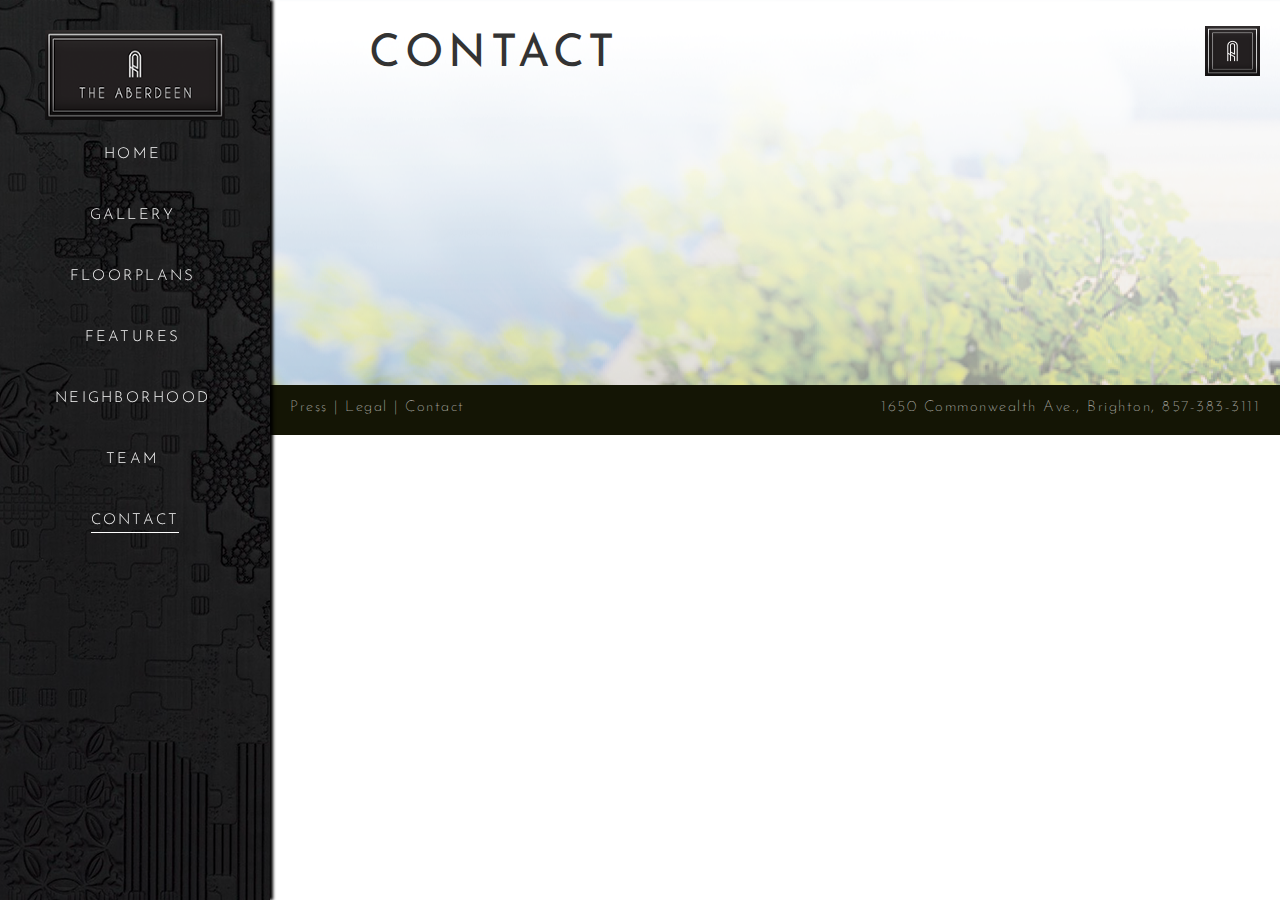
<file: contact.html>
<!DOCTYPE html>
<!--The Aberdeen,
   Web Promotion + Marketing provided by Embarc Studio
   Development + Design : Ralph Perricell-->
<html lang="en">
   <head>
      <meta charset="utf-8">
      <title>The Aberdeen</title>
      <link rel="icon" type="image/png" href="img/favicon.png" />
      <!--Import style sheets-->
      <link rel="stylesheet" href="css/style.css">
      <link rel="stylesheet" href="css/bootstrap.css">
      <!--Import Fonts + Assets
         1. Menu Font (Assistant Sans, light 200)
         2. Header/Display Font(Josefin Sans, light)
         3. Body Text Font (Comorant, regular)
         4. Bootstrap Glyphs -->
         <link href="https://fonts.googleapis.com/css?family=Josefin+Sans" rel="stylesheet">
         <link href="https://fonts.googleapis.com/css?family=Libre+Baskerville:400i" rel="stylesheet">
      <link href="fonts/glyphicons-halflings-regular.svg" rel="stylesheet">
   </head>
   <!--Style tag for stupid buttons that dont wanna be styled for some fucking reason-->
   <style>
      /*Font Styling*/
      u {
      text-decoration: none;
      border-bottom: 1px solid #ccc;
      width: 95%;
      }
      p.text{
      font-family: 'Libre Baskerville', serif;
      /*font-family: 'Cormorant Upright', serif;*/
      font-size: 1.5rem;
      text-align: left;
      }
      .header {
      font-family: 'Josefin Sans', sans-serif;
      font-size: 4.5rem;
      letter-spacing: 0.15em;
      font-weight: normal;
      }
      h2.subheader{
      font-family: 'Josefin Sans', sans-serif;
      font-size: 3.25rem;
      letter-spacing: 0.15em;
      }
      h3.subheader{
      font-family: 'Josefin Sans', sans-serif;
      font-size: 2rem;
      letter-spacing: 0.075em;
      margin-left: -10px;
      font-weight: 200;
      }
      .footer {
      font-family: 'Josefin Sans', sans-serif;
      font-weight: lighter;
      color: #fff;
      font-size: 1.5rem;
      }
      .caption {
      font-family: 'Josefin Sans', sans-serif;
      font-style: normal;
      font-size: 18px;
      padding-top: 2%;
      }
      /* END FONT STYLES */
      .mybtn {
      background-color: Transparent;
      background-repeat: no-repeat;
      width: 100%;
      margin-top: 5%;
      color: #000;
      border-radius: 2px;
      border: 2px #000;
      letter-spacing: 0.2em;
      font-family: 'Josefin Sans', sans-serif;
      border-style: double;
      -webkit-transition-duration: 0.5;
      /* Safari */
      transition-duration: 0.5s;
      }
      .mybtn:hover {
      background-color: #000;
      background-repeat: no-repeat;
      width: 100%;
      margin-top: 5%;
      color: #fff;
      border-radius: 2px;
      border: 2px #000;
      letter-spacing: 0.2em;
      border-style: double;
      }
      #anH1tag {
      }
      #anH2tag {
      }
   </style>
   <!--END Style tag for stupid buttons that dont wanna be styled for some fucking reason-->
   <body>
      <div id="wrapper">
         <!-- Sidebar -->
         <div id="sidebar-wrapper">
            <nav id="spy">
               <ul class="sidebar-nav nav">
                 <li class="sidebar-brand">
                   <a href="home.html">
                    <img src="img/fullLogo.png" height=100px; width=180px;>
                    </span>
                    </a>
                 </li>
                  <li style="margin-top: 20%;">
                     <a href="home.html" data-scroll>
                     <span class="slideEffect">HOME</span>
                     </a>
                  </li>
                  <li>
                     <a href="gallery.html" data-scroll>
                     <span class="slideEffect">GALLERY</span>
                     </a>
                  </li>
                  <li>
                     <a href="floorplans.html" data-scroll>
                     <span class="slideEffect">FLOORPLANS</span>
                     </a>
                  </li>
                  <li>
                     <a href="features.html" data-scroll>
                     <span class="slideEffect">FEATURES</span>
                     </a>
                  </li>
                  <li>
                     <a href="neighborhood.html" data-scroll>
                     <span class="slideEffect">NEIGHBORHOOD</span>
                     </a>
                  </li>
                  <li>
                     <a href="team.html" data-scroll>
                     <span  class="slideEffect">TEAM</span>
                     </a>
                  </li>
                  <li>
                     <a href="#" data-scroll>
                     <span class="current">CONTACT</span>
                     </a>
                  </li>
               </ul>
            </nav>
         </div>
         <!-- Page content -->
         <div id="page-content-wrapper">
            <div class="content-header">
               <h1 id="home">
                  <a id="menu-toggle" href="#" class="">
                  <img src="img/aLogo.png" height=60; width=55;>
                  </a>
               </h1>
            </div>
            <!--END NAV TOGGLE BUTTON-->
            <!--MAIN PAGE CONTENT SCROLLABLE-->
            <div class="page-content insetTwo container-fluid" data-spy="scroll" data-target="#spy" style="background-color:#fff; background-image: url('img/a2.png');
              background-position: 0px 0px; background-repeat: none;">
               <div class="row" style="z-index:-9999;">
                  <div class="col-xs-2 col-sm-offset-1">
                     <h1 class="header" style="letter-spacing:0.1em;">CONTACT</h1>
                  </div>
               </div>

               <!--Insert contact form-->
               <div class="row" style="margin-top:10%; margin-bottom:20%;">
<div class="col-sm-8 col-sm-offset-3">

                 <!--[if lte IE 8]>
<script charset="utf-8" type="text/javascript" src="//js.hsforms.net/forms/v2-legacy.js"></script>
<![endif]-->
<script charset="utf-8" type="text/javascript" src="//js.hsforms.net/forms/v2.js"></script>
<script>
  hbspt.forms.create({
    css: '',
    portalId: '949',
    formId: 'e6237018-9207-4538-8729-1604aeefc6d0'
  });
</script>
               </div>
             </div>
               <!--END FORM-->

               <!--START FOOTER-->
               <div id="foot" class="row" style="position: relative; bottom:0px; background-color:#141505; height:100% auto; min-height:50px;">
                  <p style="letter-spacing:0.1em; color:#fff; margin-top:12.5px; padding-left:20px;" class="pull-left footer">Press | Legal | Contact</p>
                  <p style="letter-spacing:0.1em; color:#fff; margin-top:12.5px; padding-right:20px;" class="footer pull-right">1650 Commonwealth Ave., Brighton, 857-383-3111</p>
               </div>
            </div>
            <!--END FOOTER-->
            </div>
         </div>
      </div>
      <!--Import Scripts-->
      <!-- jQuery -->
      <script src="js/jquery-3.2.1.min.js"></script>
      <!-- Bootstrap Core JavaScript -->
      <script src="js/bootstrap.min.js"></script>
      <!-- Menu Toggle Script -->
      <script type="text/javascript">
         $("#menu-toggle").click(function(e) {
             e.preventDefault();
             $("#wrapper").toggleClass("active");
         });
      </script>
      <!-- BUTTON TEXT TOGGLE SCRIPT-->
      <script type="text/javascript">
         $('button').click(function() {
         $('#display').text($(this).val())});
      </script>
      <!--Team page script-->
      <script type="text/javascript">
         function changeTxt(t,o){
           var o = document.getElementById(o);
          o.innerHTML = t; //Will change the text within the H1 tag to whatever you supply in the first argument, 't'.
         }
      </script>
   </body>
</html>
</file>
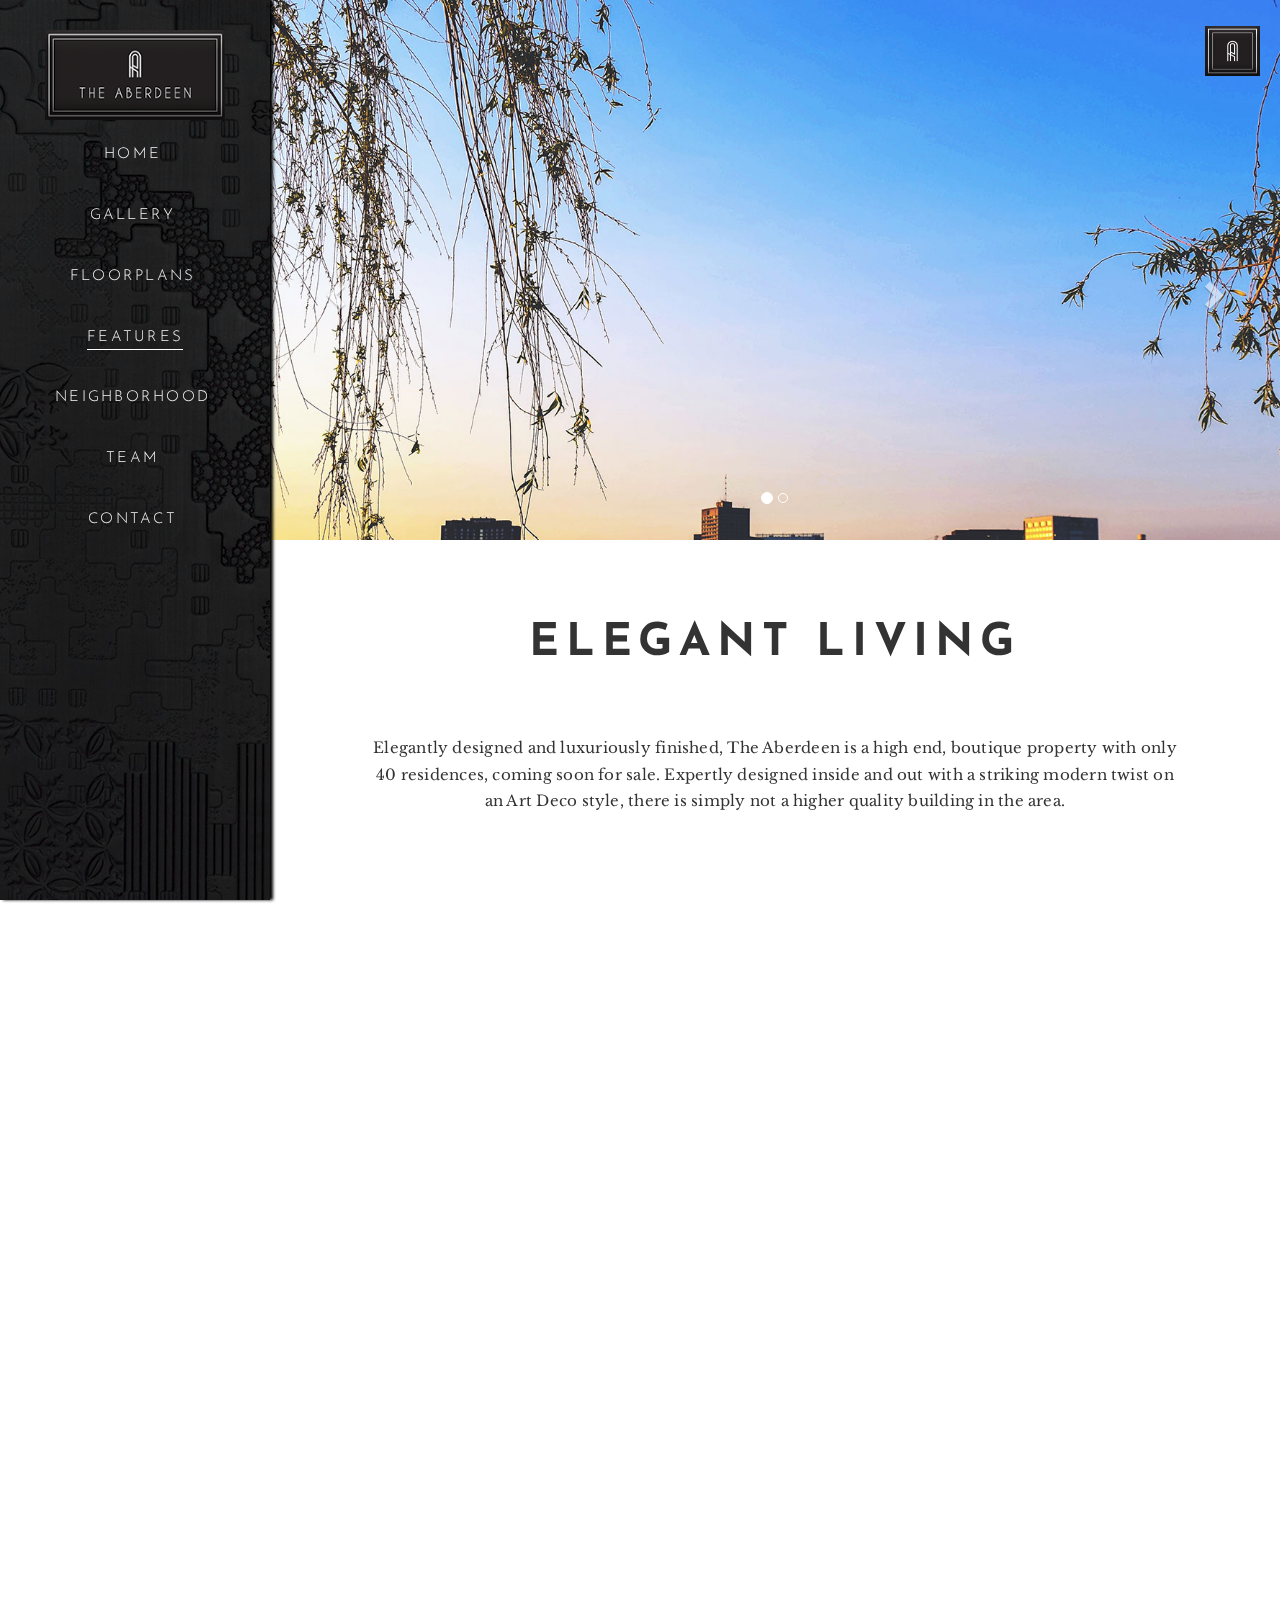
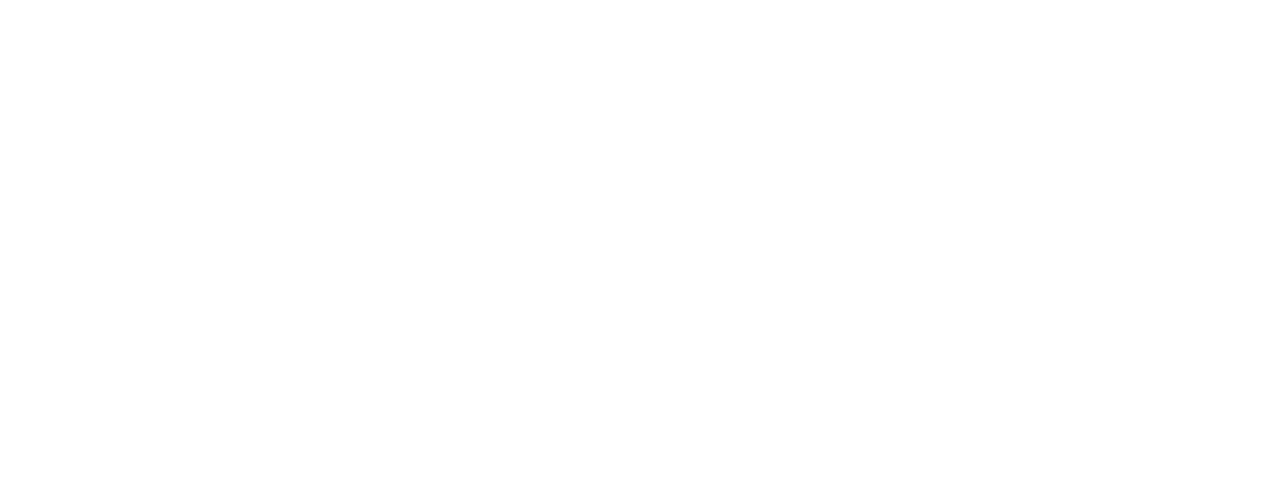
<file: features.html>
<!DOCTYPE html>
<!--The Aberdeen,
   Web Promotion + Marketing provided by Embarc Studio
   Development + Design : Ralph Perricell-->
<html lang="en">
   <head>
      <meta charset="utf-8">
      <title>The Aberdeen</title>
      <link rel="icon" type="image/png" href="img/finishesfavicon.png" />
      <!--Import style sheets-->
      <link rel="stylesheet" href="css/style.css">
      <link rel="stylesheet" href="css/bootstrap.css">
      <link rel="stylesheet" href="css/lightbox.css">
      <!--Import Fonts + Assets
         1. Menu Font (Assistant Sans, light 200)
         2. Header/Display Font(Josefin Sans, light)
         3. Body Text Font (Comorant, regular)
         4. Bootstrap Glyphs -->
      <link href="https://fonts.googleapis.com/css?family=Josefin+Sans" rel="stylesheet">
      <link href="https://fonts.googleapis.com/css?family=Libre+Baskerville:400i" rel="stylesheet">
      <link href="fonts/glyphicons-halflings-regular.svg" rel="stylesheet">
   </head>
   <!--Style tag for stupid buttons that dont wanna be styled for some fucking reason-->
   <style>
      /*Font Styling*/
      u {
      text-decoration: none;
      border-bottom: 1px solid #ccc;
      width: 95%;
      }
      p.text{
      /*font-family: 'Cormorant Upright', serif;*/
      font-size: 1.5rem;
      text-align: left;
      }
      .header {
      font-family: 'Josefin Sans', sans-serif;
      font-size: 4.5rem;
      letter-spacing: 0.15em;
      font-weight: normal;
      }
      h2.subheader{
      font-family: 'Josefin Sans', sans-serif;
      font-size: 3.25rem;
      letter-spacing: 0.15em;
      font-weight: 100;
      }
      .footer {
      font-family: 'Josefin Sans', sans-serif;
      font-weight: lighter;
      color: #fff;
      font-size: 1.5rem;
      }
      .caption {
      font-family: 'Libre Baskerville', serif;
      font-style: normal;
      font-size: 1rem;
      padding-top: 0%;
      text-align: center;
      }
      /* END FONT STYLES */
      .mybtn {
      background-color: Transparent;
      background-repeat: no-repeat;
      width: 100%;
      margin-top: 5%;
      color: #000;
      border-radius: 2px;
      border: 2px #000;
      letter-spacing: 0.2em;
      font-family: 'Josefin Sans', sans-serif;
      border-style: double;
      -webkit-transition-duration: 0.5;
      /* Safari */
      transition-duration: 0.5s;
      }
      .mybtn:hover {
      background-color: #000;
      background-repeat: no-repeat;
      width: 100%;
      margin-top: 5%;
      color: #fff;
      border-radius: 2px;
      border: 2px #000;
      letter-spacing: 0.2em;
      border-style: double;
      }
   </style>
   <!--END Style tag for stupid buttons that dont wanna be styled for some fucking reason-->
   <body>
      <div id="wrapper">
         <!-- Sidebar -->
         <div id="sidebar-wrapper">
            <nav id="spy">
               <ul class="sidebar-nav nav">
                  <li class="sidebar-brand">
                     <a href="home.html">
                     <img src="img/fullLogo.png" height=100px; width=180px;>
                     </span>
                     </a>
                  </li>
                  <li style="margin-top: 20%;">
                     <a href="home.html" data-scroll>
                     <span class="slideEffect">HOME</span>
                     </a>
                  </li>
                  <li>
                     <a href="gallery.html" data-scroll>
                     <span class="slideEffect">GALLERY</span>
                     </a>
                  </li>
                  <li>
                     <a href="floorplans.html" data-scroll>
                     <span class="slideEffect">FLOORPLANS</span>
                     </a>
                  </li>
                  <li>
                     <a href="#" data-scroll>
                     <span class="current">FEATURES</span>
                     </a>
                  </li>
                  <li>
                     <a href="neighborhood.html" data-scroll>
                     <span class="slideEffect">NEIGHBORHOOD</span>
                     </a>
                  </li>
                  <li>
                     <a href="team.html" data-scroll>
                     <span class="slideEffect">TEAM</span>
                     </a>
                  </li>
                  <li>
                     <a href="contact.html" data-scroll>
                     <span class="slideEffect">CONTACT</span>
                     </a>
                  </li>
               </ul>
            </nav>
         </div>
         <!-- Page content -->
         <div id="page-content-wrapper">
            <div class="content-header">
               <h1 id="home">
                  <a id="menu-toggle" href="#" class="">
                  <img src="img/aLogo.png" height=60; width=55;>
                  </a>
               </h1>
            </div>
            <!--END NAV TOGGLE BUTTON-->
            <!--MAIN PAGE CONTENT SCROLLABLE-->
            <div class="page-content insetTwo" data-spy="scroll" data-target="#spy">
               <div class="row" style="z-index:-9999">
                  <div id="mycarousel" class="carousel slide" data-ride="carousel">
                     <!-- Indicators -->
                     <ol class="carousel-indicators">
                        <li data-target="#mycarousel" data-slide-to="0" class="active"></li>
                        <li data-target="#mycarousel" data-slide-to="1"></li>
                     </ol>
                     <!-- Wrapper for slides -->
                     <div class="carousel-inner" style="height:60vh;" role="listbox">
                        <div class="item">
                           <img src="img/resized/charles.jpg" data-color="lightblue" alt="First Image">
                           <div class="carousel-caption">
                              <h3></h3>
                           </div>
                        </div>
                        <div class="item">
                           <img src="img/resized/fruit.jpg" data-color="firebrick" alt="Second Image">
                           <div class="carousel-caption">
                              <h3></h3>
                           </div>
                        </div>
                        <!--<div class="item">
                           <img src="img/resized/fruit.jpg" data-color="violet" alt="Third Image">
                           <div class="carousel-caption">
                              <h3></h3>
                           </div>
                           </div>-->
                     </div>
                     <!-- Controls -->
                     <a class="left carousel-control" href="#mycarousel" role="button" data-slide="prev">
                     <span class="glyphicon glyphicon-chevron-left" aria-hidden="true"></span>
                     <span class="sr-only">Previous</span>
                     </a>
                     <a class="right carousel-control" href="#mycarousel" role="button" data-slide="next">
                     <span class="glyphicon glyphicon-chevron-right" aria-hidden="true"></span>
                     <span class="sr-only">Next</span>
                     </a>
                  </div>
               </div>
               <!--Text Header SECTIONSTART-->
               <div class="container-fluid">
                  <div class="row" style="margin-top: 5%;">
                     <!--Header Text-->
                     <div class="col-sm-10 col-sm-offset-1">
                        <h1 class="header" style="text-align:center;"><b>ELEGANT LIVING</b></h1>
                        <p class="text" style="padding-top:7%; line-height:1.75em; text-align-last: center; text-align:center;">
                           Elegantly designed and luxuriously finished, The Aberdeen is a high end, boutique property with only 40 residences, coming soon for sale. Expertly designed inside and out with a striking modern twist on an Art Deco style, there is simply not a higher quality building in the area.
                           </br>
                        </p>
                     </div>


                  <div class="row" style="margin-top:30%;">
                     <div class="col-md-2 col-md-offset-2">
                        <figure class="figure">
                           <img src="img/icons/concierge.png" class="img-responsive">
                           <figcaption class="figure-caption">Concierge</figcaption>
                        </figure>
                     </div>
                     <div class="col-md-2">
                        <figure class="figure">
                           <img src="img/icons/fitness.png" class="img-responsive">
                           <figcaption class="figure-caption">Fitness Center</figcaption>
                        </figure>
                     </div>
                     <div class="col-md-2">
                        <figure class="figure">
                           <img src="img/icons/parking.png" class="img-responsive">
                           <figcaption class="figure-caption">Parking</figcaption>
                        </figure>
                     </div>
                     <div class="col-md-2">
                        <figure class="figure">
                           <img src="img/icons/rooftop.png" class="img-responsive">
                           <figcaption class="figure-caption">Rooftop Deck Access</figcaption>
                        </figure>
                     </div>
                     <!--Horizontal rule-->
                     <div class="col-sm-10 col-sm-offset-1" style="margin-top:5%;">
                        <hr>
                     </div>
                  </div>
               </div>
             </div>
               <!--Text Section END-->
               <!--Gallery explore section-->
               <div class="container-fluid" style="margin-top:5%;">
                  <div class="row">
                     <div class="gallery col-lg-12 col-md-12 col-sm-12 col-xs-12">
                        <h2 class="gallery-title header">View Finish Options</h2>
                     </div>
                     <div align="center">
                        <button style="padding: 20px 20px 20px 20px;" class="btn btn-default filter-button" data-filter="res">Residences</button>
                        <button style="padding: 20px 20px 20px 20px;" class="btn btn-default filter-button" data-filter="pen">Penthouse</button>
                     </div>
                     <br/>
                     <br/>
                     <br/>
                     <br/>
                     <div class="gallery_product col-md-3 filter pen">
                        <img src="img/FinalFin/Gas-Range.png" class="img-responsive">
                     </div>
                     <div class="gallery_product col-md-3 filter pen res">
                        <img src="img/FinalFin/Custom-Millwork.png" class="img-responsive">
                     </div>
                     <div class="gallery_product col-md-3 filter pen res">
                        <img src="img/FinalFin/Porcelanosa-Floor.png" class="img-responsive">
                     </div>
                     <div class="gallery_product col-md-3 filter pen res">
                        <img src="img/FinalFin/Backsplash.png" class="img-responsive">
                     </div>
                     <div class="gallery_product col-md-3 filter pen res">
                        <img src="img/FinalFin/Marble-Hex.png" class="img-responsive">
                     </div>
                     <div class="gallery_product col-md-3 filter pen res">
                        <img src="img/FinalFin/Kohler-Sink.png" class="img-responsive">
                     </div>
                     <div class="gallery_product col-md-3 filter pen res">
                        <img src="img/FinalFin/Grohe-Faucet.png" class="img-responsive">
                     </div>
                     <div class="gallery_product col-md-3 filter pen res">
                        <img src="img/FinalFin/Lighting.png" class="img-responsive">
                     </div>
                  </div>
                  <!--END Gallery explore section-->
                  <!--START FOOTER-->
                  <div id="foot" class="row" style="position: relative; bottom:0px; background-color:#141505; height:100% auto; min-height:50px;">
                     <p style="letter-spacing:0.1em; color:#fff; margin-top:12.5px; padding-left:20px;" class="pull-left footer">Press | Legal | Contact</p>
                     <p style="letter-spacing:0.1em; color:#fff; margin-top:12.5px; padding-right:20px;" class="footer pull-right">1650 Commonwealth Ave., Brighton, 857-383-3111</p>
                  </div>
               </div>
               <!--END FOOTER-->
            </div>
         </div>
      </div>
      <!--Import Scripts-->
      <!-- jQuery -->
      <script src="js/jquery-3.2.1.min.js"></script>
      <!-- Bootstrap Core JavaScript -->
      <script src="js/bootstrap.min.js"></script>
      <!-- Menu Toggle Script -->
      <script type="text/javascript">
         $("#menu-toggle").click(function(e) {
             e.preventDefault();
             $("#wrapper").toggleClass("active");
         });
      </script>
      <script type="text/javascript">
         var $item = $('.carousel .item');
         var $wHeight = $(window).height();
         $item.eq(0).addClass('active');
         $item.height($wHeight);
         $item.addClass('full-screen');

         $('.carousel img').each(function() {
             var $src = $(this).attr('src');
             var $color = $(this).attr('data-color');
             $(this).parent().css({
                 'background-image': 'url(' + $src + ')',
                 'background-color': $color
             });
             $(this).remove();
         });

         $(window).on('resize', function() {
             $wHeight = $(window).height();
             $item.height($wHeight);
         });

         $('.carousel').carousel({
             interval: 10000,
             pause: "false"
         });
      </script>
      <!--video intro delay-->
      <script type="text/javascript">
         $(document).ready(function() {

             $(".filter-button").click(function() {
                 var value = $(this).attr('data-filter');

                 if (value == "all") {
                     //$('.filter').removeClass('hidden');
                     $('.filter').show('1000');
                 } else {
                     //            $('.filter[filter-item="'+value+'"]').removeClass('hidden');
                     //            $(".filter").not('.filter[filter-item="'+value+'"]').addClass('hidden');
                     $(".filter").not('.' + value).hide('3000');
                     $('.filter').filter('.' + value).show('3000');

                 }
             });

             if ($(".filter-button").removeClass("active")) {
                 $(this).removeClass("active");
             }
             $(this).addClass("active");

         });
      </script>
      <!--LIGHTBOX JS-->
      <script type="text/javascript">
         $(document).on('click', '[data-toggle="lightbox"]', function(event) {
         event.preventDefault();
         $(this).ekkoLightbox();
         });
      </script>
      <!-- jQuery -->
      <script src="js/lightbox.js"></script>
      <script type="text/javascript">
         $(document).ready(function() {

             $(".filter-buttonAlt").click(function() {
                 var value = $(this).attr('data-filter');

                 if (value == "all") {
                     //$('.filter').removeClass('hidden');
                     $('.filter').show('1000');
                     $(".filter-buttonAlt").addClass('active');
                 } else {
                     //            $('.filter[filter-item="'+value+'"]').removeClass('hidden');
                     //            $(".filter").not('.filter[filter-item="'+value+'"]').addClass('hidden');
                     $(".filter").not('.' + value).hide('3000');
                     $('.filter').filter('.' + value).show('3000');

                 }
             });

             if ($(".filter-buttonAlt").removeClass("active")) {
                 $(this).toggleClass("active");
             }
             $(this).addClass("active");

         });
      </script>
   </body>
</html>
</file>
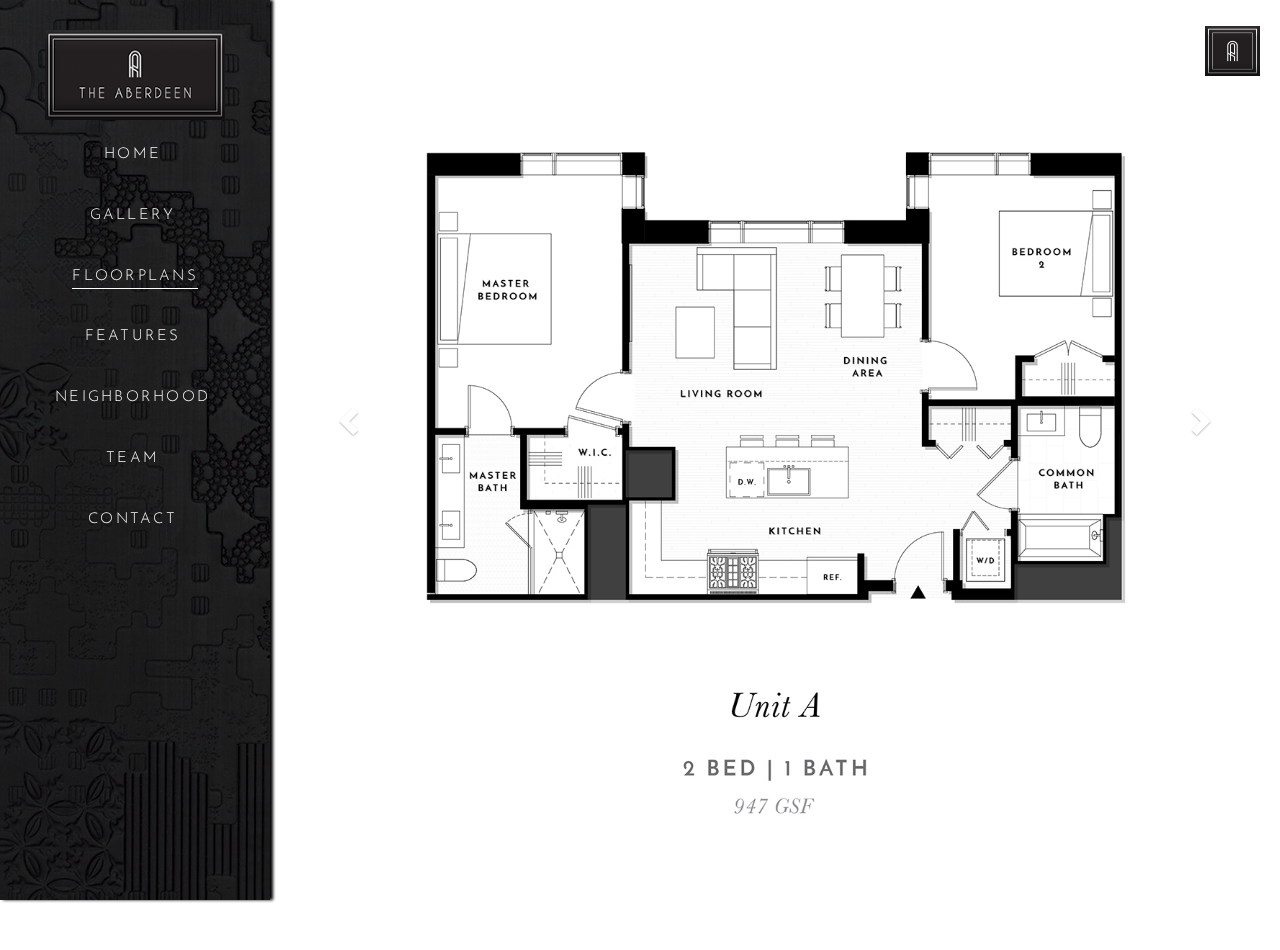
<file: floorplans.html>
<!DOCTYPE html>
<!--The Aberdeen,
   Web Promotion + Marketing provided by Embarc Studio
   Development + Design : Ralph Perricell-->
<html lang="en">
   <head>
      <meta charset="utf-8">
      <title>The Aberdeen</title>
      <link rel="icon" type="image/png" href="img/favicon.png" />
      <!--Import style sheets-->
      <link rel="stylesheet" href="css/style.css">
      <link rel="stylesheet" href="css/bootstrap.css">
      <!--Import Fonts + Assets
         1. Menu Font (Assistant Sans, light 200)
         2. Header/Display Font(Josefin Sans, light)
         3. Body Text Font (Limelight, regular)
         4. Bootstrap Glyphs -->
         <link href="https://fonts.googleapis.com/css?family=Josefin+Sans" rel="stylesheet">
         <link href="https://fonts.googleapis.com/css?family=Libre+Baskerville:400i" rel="stylesheet">
      <link href="fonts/glyphicons-halflings-regular.svg" rel="stylesheet">
   </head>
   <!--Style tag for stupid buttons that dont wanna be styled for some fucking reason-->
   <style>
      /*Font Styling*/
      u {
      text-decoration: none;
      border-bottom: 1px solid #ccc;
      width: 95%;
      }
      p.text{
      font-family: 'Cormorant Upright', serif;
      font-size: 1.75rem;
      text-align: left;
      }
      .header {
      font-family: 'Josefin Sans', sans-serif;
      font-size: 4.5rem;
      letter-spacing: 0.15em;
      }
      h2.subheader{
      font-family: 'Josefin Sans', sans-serif;
      font-size: 3.25rem;
      letter-spacing: 0.15em;
      }
      .footer {
      font-family: 'Josefin Sans', sans-serif;
      font-weight: lighter;
      color: #fff;
      font-size: 1.5rem;
      }
      .caption {
      font-family: 'Josefin Sans', sans-serif;
      font-style: normal;
      font-size: 18px;
      padding-top: 2%;
      }
      /* END FONT STYLES */
      .mybtn {
      background-color: Transparent;
      background-repeat: no-repeat;
      width: 100%;
      margin-top: 5%;
      color: #000;
      border-radius: 2px;
      border: 2px #000;
      letter-spacing: 0.2em;
      font-family: 'Josefin Sans', sans-serif;
      border-style: double;
      -webkit-transition-duration: 0.5;
      /* Safari */
      transition-duration: 0.5s;
      }
      .mybtn:hover {
      background-color: #000;
      background-repeat: no-repeat;
      width: 100%;
      margin-top: 5%;
      color: #fff;
      border-radius: 2px;
      border: 2px #000;
      letter-spacing: 0.2em;
      border-style: double;
      }
   </style>
   <!--END Style tag for stupid buttons that dont wanna be styled for some fucking reason-->
   <body>
      <div id="wrapper">
         <!-- Sidebar -->
         <div id="sidebar-wrapper">
            <nav id="spy">
               <ul class="sidebar-nav nav">
                 <li class="sidebar-brand">
                   <a href="home.html">
                    <img src="img/fullLogo.png" height=100px; width=180px;>
                    </span>
                    </a>
                 </li>
                  <li style="margin-top: 20%;">
                     <a href="home.html" data-scroll>
                     <span class="slideEffect">HOME</span>
                     </a>
                  </li>
                  <li>
                     <a href="gallery.html" data-scroll>
                     <span class="slideEffect">GALLERY</span>
                     </a>
                  </li>
                  <li>
                     <a href="#" data-scroll>
                     <span class="current">FLOORPLANS</span>
                     </a>
                  </li>
                  <li>
                     <a href="features.html" data-scroll>
                     <span class="slideEffect">FEATURES</span>
                     </a>
                  </li>
                  <li>
                     <a href="neighborhood.html" data-scroll>
                     <span class="slideEffect">NEIGHBORHOOD</span>
                     </a>
                  </li>
                  <li>
                     <a href="team.html" data-scroll>
                     <span class="slideEffect">TEAM</span>
                     </a>
                  </li>
                  <li>
                     <a href="contact.html" data-scroll>
                     <span class="slideEffect">CONTACT</span>
                     </a>
                  </li>
               </ul>
            </nav>
         </div>
         <!-- Page content -->
         <div id="page-content-wrapper">
            <div class="content-header">
               <h1 id="home">
                  <a id="menu-toggle" href="#" class="">
                  <img src="img/aLogo.png" height=60; width=55;>
                  </a>
               </h1>
            </div>
            <!--END NAV TOGGLE BUTTON-->
            <!--MAIN PAGE CONTENT SCROLLABLE-->
            <div class="page-content insetTwo container-fluid" data-spy="scroll" data-target="#spy">
               <div class="row" style="z-index:-9999">
                  <div id="mycarousel" class="carousel slide" data-ride="carousel">
                     <!-- Indicators -->
                     <ol class="carousel-indicators">
                        <li data-target="#mycarousel" data-slide-to="0" class="active"></li>
                        <li data-target="#mycarousel" data-slide-to="1"></li>
                        <li data-target="#mycarousel" data-slide-to="2"></li>
                        <li data-target="#mycarousel" data-slide-to="3"></li>
                        <li data-target="#mycarousel" data-slide-to="4"></li>
                        <li data-target="#mycarousel" data-slide-to="5"></li>
                        <li data-target="#mycarousel" data-slide-to="6"></li>
                        <li data-target="#mycarousel" data-slide-to="7"></li>
                        <li data-target="#mycarousel" data-slide-to="8"></li>
                        <li data-target="#mycarousel" data-slide-to="9"></li>
                        <li data-target="#mycarousel" data-slide-to="10"></li>
                        <li data-target="#mycarousel" data-slide-to="11"></li>
                        <li data-target="#mycarousel" data-slide-to="12"></li>
                        <li data-target="#mycarousel" data-slide-to="13"></li>
                     </ol>
                     <!-- Wrapper for slides -->
                     <div class="carousel-inner" role="listbox">
                        <div class="item">
                           <img src="floorplans/UNIT_TYPE_A_TEXT.jpg" data-color="white" alt="First Image">
                           <div class="carousel-caption">
                              <h3></h3>
                           </div>
                        </div>
                        <div class="item">
                           <img src="floorplans/UNIT_TYPE_A1_TEXT.jpg" data-color="white" alt="Second Image">
                           <div class="carousel-caption">
                              <h3></h3>
                           </div>
                        </div>
                        <div class="item">
                           <img src="floorplans/UNIT_TYPE_B_TEXT.jpg" data-color="white" alt="Third Image">
                           <div class="carousel-caption">
                              <h3></h3>
                           </div>
                        </div>
                        <div class="item">
                           <img src="floorplans/UNIT_TYPE_C_TEXT.jpg" data-color="white" alt="Fourth Image">
                           <div class="carousel-caption">
                              <h3></h3>
                           </div>
                        </div>
                        <div class="item">
                           <img src="floorplans/UNIT_TYPE_D_TEXT.jpg" data-color="white" alt="Fifth Image">
                           <div class="carousel-caption">
                              <h3></h3>
                           </div>
                        </div>
                        <div class="item">
                           <img src="floorplans/UNIT_TYPE_E_TEXT.jpg" data-color="tomato" alt="Sixth Image">
                           <div class="carousel-caption">
                              <h3></h3>
                           </div>
                        </div>
                        <div class="item">
                           <img src="floorplans/UNIT_TYPE_F_TEXT.jpg" data-color="tomato" alt="Seventh Image">
                           <div class="carousel-caption">
                              <h3></h3>
                           </div>
                        </div>
                        <div class="item">
                           <img src="floorplans/UNIT_TYPE_G_TEXT.jpg" data-color="tomato" alt="Eigth Image">
                           <div class="carousel-caption">
                              <h3></h3>
                           </div>
                        </div>
                        <div class="item">
                           <img src="floorplans/UNIT_TYPE_H_TEXT.jpg" data-color="tomato" alt="Ninth Image">
                           <div class="carousel-caption">
                              <h3></h3>
                           </div>
                        </div>
                        <div class="item">
                           <img src="floorplans/UNIT_TYPE_H1_TEXT.jpg" data-color="tomato"  >
                           <div class="carousel-caption">
                              <h3></h3>
                           </div>
                        </div>
                        <div class="item">
                           <img src="floorplans/UNIT_TYPE_J_TEXT.jpg" data-color="tomato"  >
                           <div class="carousel-caption">
                              <h3></h3>
                           </div>
                        </div>
                        <div class="item">
                           <img src="floorplans/UNIT_TYPE_K_TEXT.jpg" data-color="tomato"  >
                           <div class="carousel-caption">
                              <h3></h3>
                           </div>
                        </div>
                        <div class="item">
                           <img src="floorplans/UNIT_TYPE_L_TEXT.jpg" data-color="tomato"  >
                           <div class="carousel-caption">
                              <h3></h3>
                           </div>
                        </div>
                        <div class="item">
                           <img src="floorplans/UNIT_TYPE_M_TEXT.jpg" data-color="tomato"  >
                           <div class="carousel-caption">
                              <h3></h3>
                           </div>
                        </div>
                     </div>
                     <!-- Controls -->
                     <a class="left carousel-control" href="#mycarousel" role="button" data-slide="prev">
                     <span class="glyphicon glyphicon-chevron-left" aria-hidden="true"></span>
                     <span class="sr-only">Previous</span>
                     </a>
                     <a class="right carousel-control" href="#mycarousel" role="button" data-slide="next">
                     <span class="glyphicon glyphicon-chevron-right" aria-hidden="true"></span>
                     <span class="sr-only">Next</span>
                     </a>
                  </div>
               </div>
               <!--START FOOTER-->
               <div id="foot" class="row" style="position: relative; bottom:0px; background-color:#141505; height:100% auto; min-height:50px;">
                  <p style="letter-spacing:0.1em; color:#fff; margin-top:12.5px; padding-left:20px;" class="pull-left footer">Press | Legal | Contact</p>
                  <p style="letter-spacing:0.1em; color:#fff; margin-top:12.5px; padding-right:20px;" class="footer pull-right">1650 Commonwealth Ave., Brighton, 857-383-3111</p>
               </div>
            </div>
            <!--END FOOTER-->
            </div>
         </div>
      </div>
      <!--Import Scripts-->
      <!-- jQuery -->
      <script src="js/jquery-3.2.1.min.js"></script>
      <!-- Bootstrap Core JavaScript -->
      <script src="js/bootstrap.min.js"></script>
      <!-- Menu Toggle Script -->
      <script type="text/javascript">
         $("#menu-toggle").click(function(e) {
             e.preventDefault();
             $("#wrapper").toggleClass("active");
         });
      </script>
      <script type="text/javascript">
         var $item = $('.carousel .item');
         var $wHeight = $(window).height();
         $item.eq(0).addClass('active');
         $item.height($wHeight);
         $item.addClass('full-screen');

         $('.carousel img').each(function() {
             var $src = $(this).attr('src');
             var $color = $(this).attr('data-color');
             $(this).parent().css({
                 'background-image': 'url(' + $src + ')',
                 'background-color': $color
             });
             $(this).remove();
         });

         $(window).on('resize', function() {
             $wHeight = $(window).height();
             $item.height($wHeight);
         });

         $('.carousel').carousel({
             interval: 10000,
             pause: "false"
         });
      </script>
   </body>
</html>
</file>
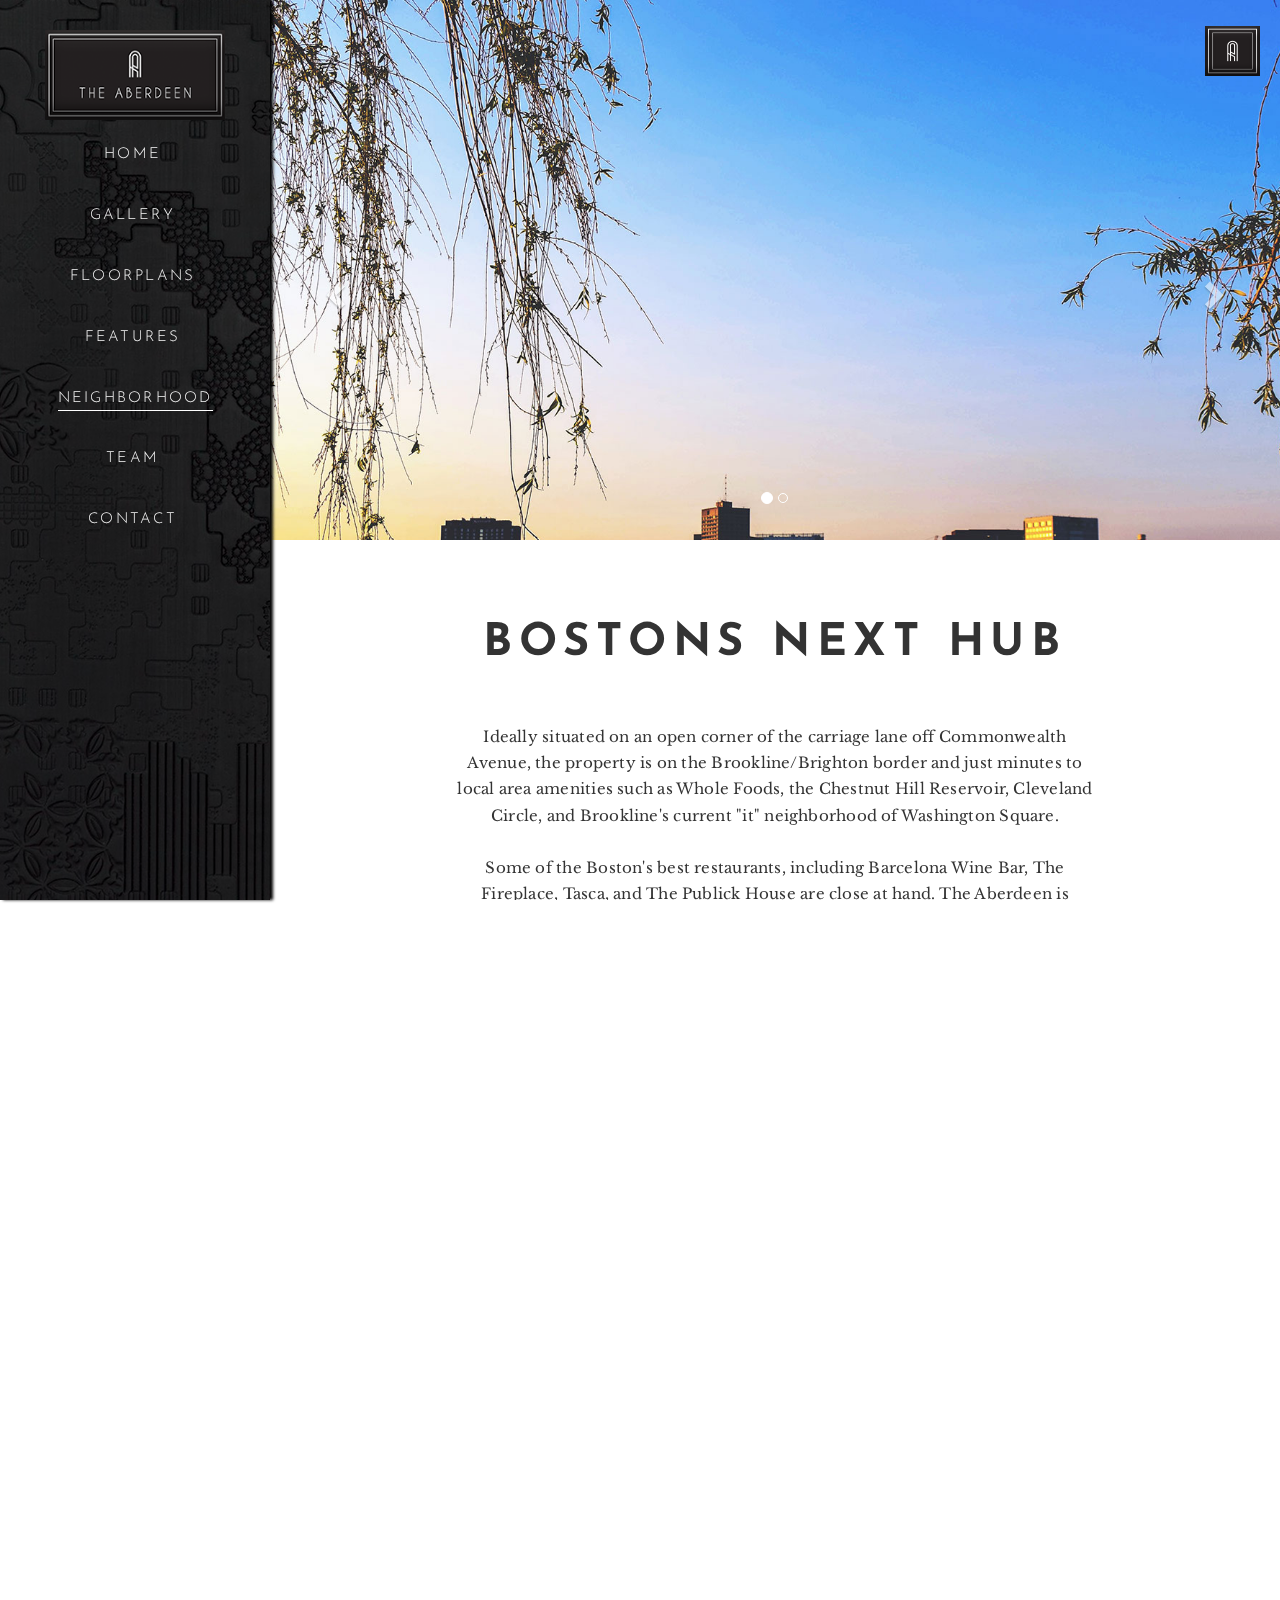
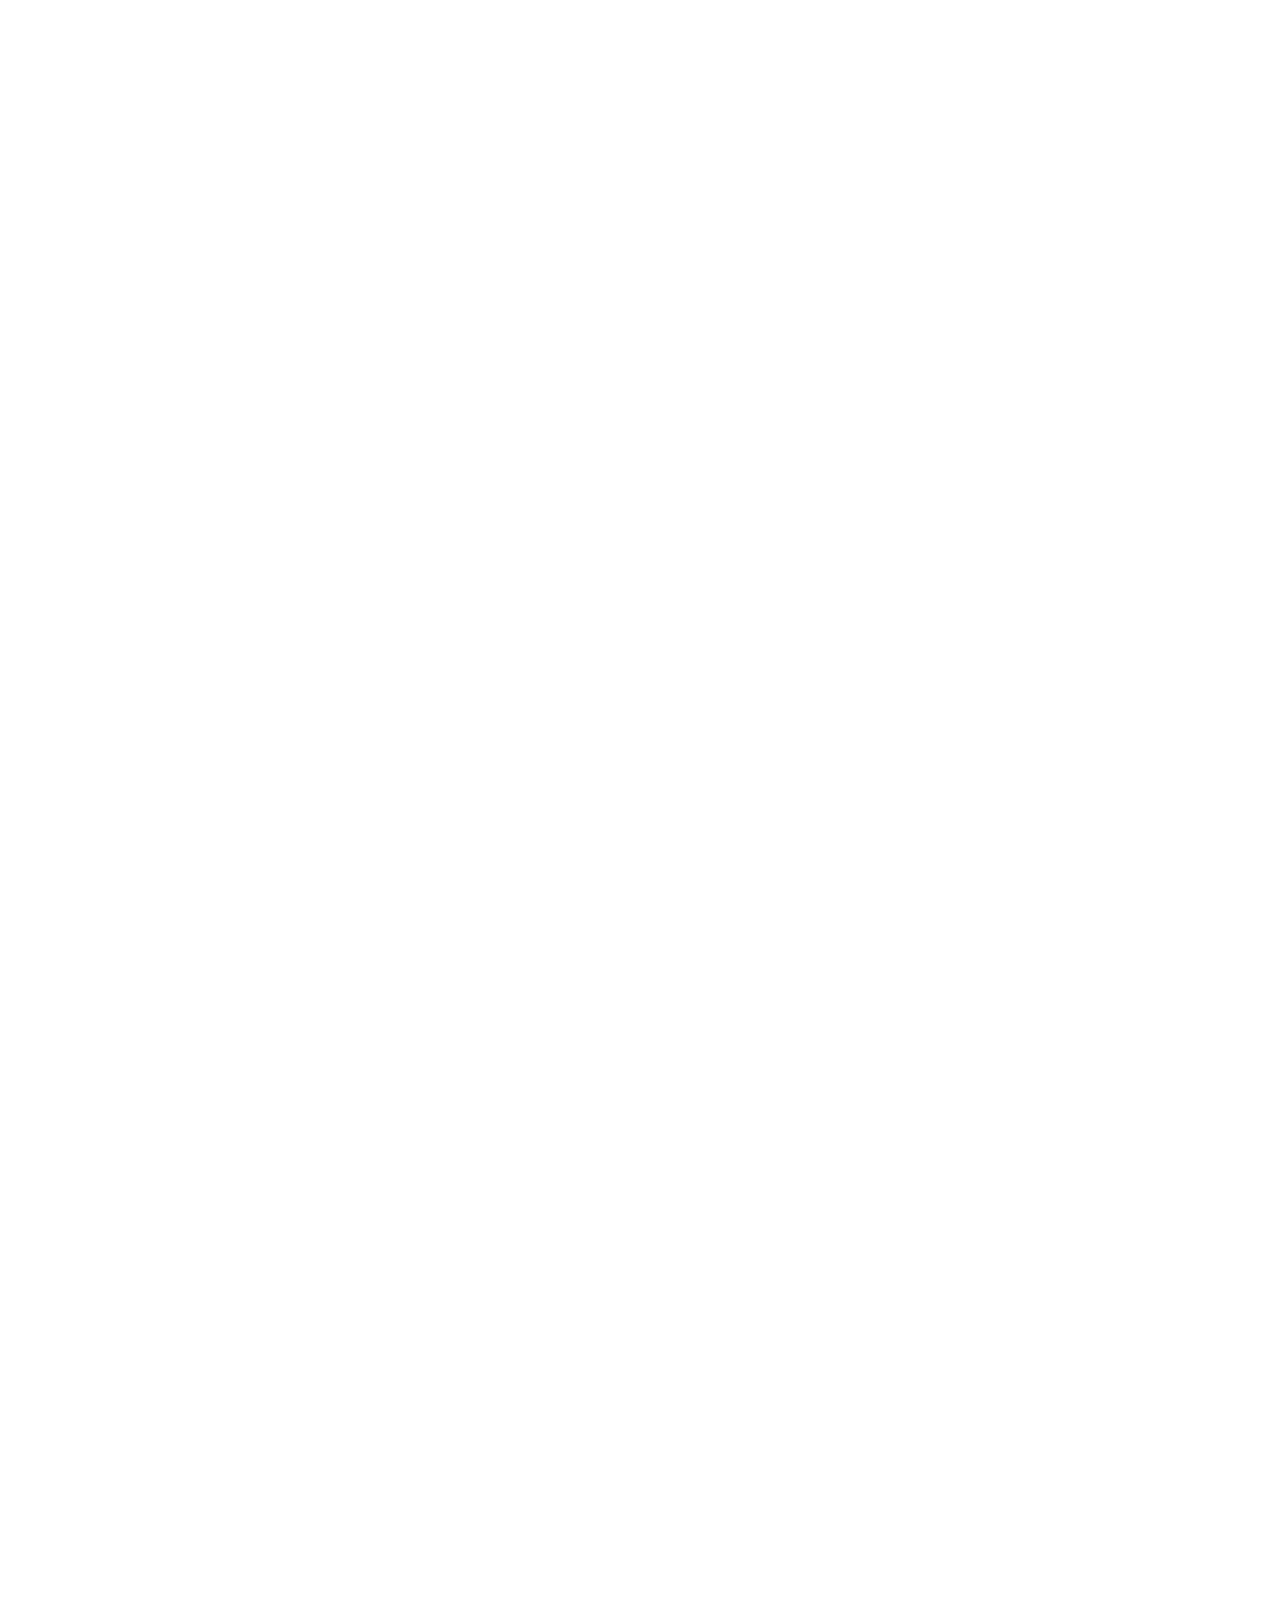
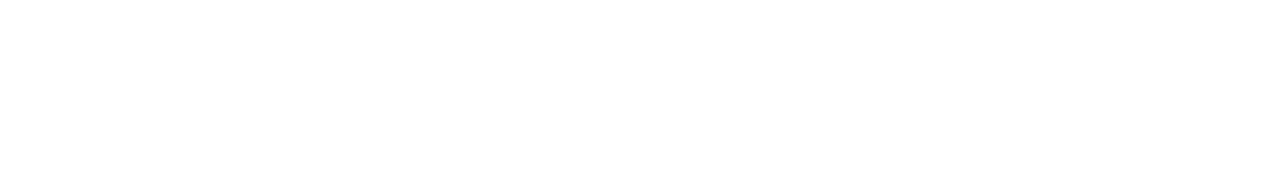
<file: neighborhood.html>
<!DOCTYPE html>
<!--The Aberdeen,
   Web Promotion + Marketing provided by Embarc Studio
   Development + Design : Ralph Perricell-->
<html lang="en">
   <head>
      <meta charset="utf-8">
      <title>The Aberdeen</title>
      <link rel="icon" type="image/png" href="img/favicon.png" />
      <!--Import style sheets-->
      <link rel="stylesheet" href="css/style.css">
      <link rel="stylesheet" href="css/bootstrap.css">
      <link rel="stylesheet" href="css/lightbox.css">
      <!--Import Fonts + Assets
         1. Menu Font (Assistant Sans, light 200)
         2. Header/Display Font(Josefin Sans, light)
         3. Body Text Font (Comorant, regular)
         4. Bootstrap Glyphs -->
         <link href="https://fonts.googleapis.com/css?family=Josefin+Sans" rel="stylesheet">
         <link href="https://fonts.googleapis.com/css?family=Libre+Baskerville:400i" rel="stylesheet">
      <link href="fonts/glyphicons-halflings-regular.svg" rel="stylesheet">
   </head>
   <!--Style tag for stupid buttons that dont wanna be styled for some fucking reason-->
   <style>
      /*Font Styling*/
      u {
      text-decoration: none;
      border-bottom: 1px solid #ccc;
      width: 95%;
      }
      p.text{
      /*font-family: 'Cormorant Upright', serif;*/
      font-size: 1.5rem;
      text-align: left;
      }
      .header {
      font-family: 'Josefin Sans', sans-serif;
      font-size: 4.5rem;
      letter-spacing: 0.15em;
      font-weight: normal;
      }
      h2.subheader{
      font-family: 'Josefin Sans', sans-serif;
      font-size: 3.25rem;
      letter-spacing: 0.15em;
      font-weight: 100;
      }
      .footer {
      font-family: 'Josefin Sans', sans-serif;
      font-weight: lighter;
      color: #fff;
      font-size: 1.5rem;
      }
      .caption {
      font-family: 'Josefin Sans', sans-serif;
      font-style: normal;
      font-size: 18px;
      padding-top: 2%;
      }
      /* END FONT STYLES */
      .mybtn {
      background-color: Transparent;
      background-repeat: no-repeat;
      width: 100%;
      margin-top: 5%;
      color: #000;
      border-radius: 2px;
      border: 2px #000;
      letter-spacing: 0.2em;
      font-family: 'Josefin Sans', sans-serif;
      border-style: double;
      -webkit-transition-duration: 0.5;
      /* Safari */
      transition-duration: 0.5s;
      }
      .mybtn:hover {
      background-color: #000;
      background-repeat: no-repeat;
      width: 100%;
      margin-top: 5%;
      color: #fff;
      border-radius: 2px;
      border: 2px #000;
      letter-spacing: 0.2em;
      border-style: double;
      }

      .filter-button:active
      {
          background-color: black;
          color: white;
      }
   </style>
   <!--END Style tag for stupid buttons that dont wanna be styled for some fucking reason-->
   <body>
      <div id="wrapper">
         <!-- Sidebar -->
         <div id="sidebar-wrapper">
            <nav id="spy">
               <ul class="sidebar-nav nav">
                 <li class="sidebar-brand">
                   <a href="home.html">
                    <img src="img/fullLogo.png" height=100px; width=180px;>
                    </span>
                    </a>
                 </li>
                  <li style="margin-top: 20%;">
                     <a href="home.html" data-scroll>
                     <span class="slideEffect">HOME</span>
                     </a>
                  </li>
                  <li>
                     <a href="gallery.html" data-scroll>
                     <span class="slideEffect">GALLERY</span>
                     </a>
                  </li>
                  <li>
                     <a href="floorplans.html" data-scroll>
                     <span class="slideEffect">FLOORPLANS</span>
                     </a>
                  </li>
                  <li>
                     <a href="features.html" data-scroll>
                     <span class="slideEffect">FEATURES</span>
                     </a>
                  </li>
                  <li>
                     <a href="#" data-scroll>
                     <span class="current">NEIGHBORHOOD</span>
                     </a>
                  </li>
                  <li>
                     <a href="team.html" data-scroll>
                     <span class="slideEffect">TEAM</span>
                     </a>
                  </li>
                  <li>
                     <a href="contact.html" data-scroll>
                     <span class="slideEffect">CONTACT</span>
                     </a>
                  </li>
               </ul>
            </nav>
         </div>
         <!-- Page content -->
         <div id="page-content-wrapper">
            <div class="content-header">
               <h1 id="home">
                  <a id="menu-toggle" href="#" class="">
                  <img src="img/aLogo.png" height=60; width=55;>
                  </a>
               </h1>
            </div>
            <!--END NAV TOGGLE BUTTON-->
            <!--MAIN PAGE CONTENT SCROLLABLE-->
            <div class="page-content insetTwo" data-spy="scroll" data-target="#spy">
               <div class="row" style="z-index:-9999">
                  <div id="mycarousel" class="carousel slide" data-ride="carousel">
                     <!-- Indicators -->
                     <ol class="carousel-indicators">
                        <li data-target="#mycarousel" data-slide-to="0" class="active"></li>
                        <li data-target="#mycarousel" data-slide-to="1"></li>
                     </ol>
                     <!-- Wrapper for slides -->
                     <div class="carousel-inner" style="height:60vh;" role="listbox">
                        <div class="item">
                           <img src="img/resized/charles.jpg" data-color="lightblue" alt="First Image">
                           <div class="carousel-caption">
                              <h3></h3>
                           </div>
                        </div>
                        <div class="item">
                           <img src="img/resized/fruit.jpg" data-color="firebrick" alt="Second Image">
                           <div class="carousel-caption">
                              <h3></h3>
                           </div>
                        </div>
                     </div>
                     <!-- Controls -->
                     <a class="left carousel-control" href="#mycarousel" role="button" data-slide="prev">
                     <span class="glyphicon glyphicon-chevron-left" aria-hidden="true"></span>
                     <span class="sr-only">Previous</span>
                     </a>
                     <a class="right carousel-control" href="#mycarousel" role="button" data-slide="next">
                     <span class="glyphicon glyphicon-chevron-right" aria-hidden="true"></span>
                     <span class="sr-only">Next</span>
                     </a>
                  </div>
               </div>
               <!--Text Header SECTIONSTART-->
               <div class="container-fluid">
                  <div class="row" style="margin-top: 5%;">
                     <div class="col-sm-10 col-md-offset-1">
                        <h1 class="header" style="text-align:center;"><b>BOSTONS NEXT HUB</b></h1>
                        <div class="col-md-10 col-md-offset-1">
                           <p class="text" style="padding-top:7%; line-height:1.75em; text-align-last: center; text-align:center;">
                           Ideally situated on an open corner of the carriage lane off Commonwealth Avenue, the property is on the Brookline/Brighton border and just minutes to local area amenities such as Whole Foods, the Chestnut Hill Reservoir, Cleveland Circle, and Brookline's current "it" neighborhood of Washington Square.
                           </br>
                           </br>Some of the Boston's best restaurants, including Barcelona Wine Bar, The Fireplace, Tasca, and The Publick House are close at hand. The Aberdeen is located in an area of parks and urban wilds that offer various types of active and passive recreation and is in close proximity to shopping, public transportation and major vehicular routes in and out of Boston. The MBTA Green Line, featuring easy and direct access to downtown Boston is only steps away.
                        </p>
                     </div>
                     <div class="col-sm-10 col-sm-offset-1" style="margin-top:3%;">
                        <hr>
                     </div>
                  </div>
               </div>
             </div>
               <!--Text Section END-->
               <!--IMAGE BANNER-->
               <div class="row">
                  <div style="margin-top:5%;" class="col-md-12">
                     <img src="img/map.jpg" width="100%">
                  </div>
               </div>
               <!--END IMAGE BANNER-->
               <!--Gallery explore section-->
               <div class="container-fluid" style="margin-top:5%;">
                  <div class="row">
                     <div class="gallery col-lg-12 col-md-12 col-sm-12 col-xs-12">
                        <h1 class="gallery-title header"><b>EXPLORE THE AREA</b></h1>
                     </div>
                     <div align="center">
                        <button class="filter-button btn-default" data-filter="all">All</button>
                        <button class="filter-button btn-default" data-filter="food">Restaurants</button>
                        <button class="filter-button btn-default" data-filter="fun">Activities</button>
                        <button class="filter-button btn-default" data-filter="night">Nightlife</button>
                     </div>
                     <br/>
                     <div class="gallery_product col-lg-3 col-md-3 col-sm-3 col-xs-3 filter fun">
                        <div class="capWrap">
                           <a href="https://www.walldevil.com/wallpapers/a28/back-ground-background-large-website-images-welivein.jpg" data-toggle="lightbox"><img src="img/chesnuthill.jpg" class="img-responsive"></a>
                           <div class='description'>
                              <!-- description content -->
                              <p class='description_content'><a href="http://ralphp.info" data-scroll>Chestnut Hill Resovoir</a></p>
                              <!-- end description content -->
                           </div>
                        </div>
                     </div>
                     <div class="gallery_product col-lg-3 col-md-3 col-sm-3 col-xs-3 filter fun">
                        <div class="capWrap">
                           <img src="img/picnic.png" class="img-responsive">
                           <div class='description'>
                              <!-- description content -->
                              <p class='description_content'>Picnics on the water</p>
                              <!-- end description content -->
                           </div>
                        </div>
                     </div>
                     <div class="gallery_product col-lg-3 col-md-3 col-sm-3 col-xs-3 filter food">
                        <div class="capWrap">
                           <img src="img/barcelona.jpg" class="img-responsive">
                           <div class='description'>
                              <!-- description content -->
                              <p class='description_content'>Barcelona on Commonwealth</p>
                              <!-- end description content -->
                           </div>
                        </div>
                     </div>
                     <div class="gallery_product col-lg-3 col-md-3 col-sm-3 col-xs-3 filter food">
                        <div class="capWrap">
                           <img src="img/fomu.jpg" class="img-responsive">
                           <div class='description'>
                              <!-- description content -->
                              <p class='description_content'>FoMu Ice Cream</p>
                              <!-- end description content -->
                           </div>
                        </div>
                     </div>
                     <div class="gallery_product col-lg-3 col-md-3 col-sm-3 col-xs-3 filter food">
                        <div class="capWrap">
                           <img src="img/dashcafe.jpg" class="img-responsive">
                           <div class='description'>
                              <!-- description content -->
                              <p class='description_content'>Dash Cafè</p>
                              <!-- end description content -->
                           </div>
                        </div>
                     </div>
                     <div class="gallery_product col-lg-3 col-md-3 col-sm-3 col-xs-3 filter food">
                        <div class="capWrap">
                           <img src="img/cityside.jpg" class="img-responsive">
                           <div class='description'>
                              <!-- description content -->
                              <p class='description_content'>Cityside Resturant & Bar</p>
                              <!-- end description content -->
                           </div>
                        </div>
                     </div>
                     <div class="gallery_product col-lg-3 col-md-3 col-sm-3 col-xs-3 filter fun night">
                        <div class="capWrap">
                           <img src="img/Get anywhere.jpg" class="img-responsive">
                           <div class='description'>
                              <!-- description content -->
                              <p class='description_content'>Access to the city</p>
                              <!-- end description content -->
                           </div>
                        </div>
                     </div>
                     <div class="gallery_product col-lg-3 col-md-3 col-sm-3 col-xs-3 filter fun">
                        <div class="capWrap">
                           <img src="img/Going for a Run.jpg" class="img-responsive">
                           <div class='description'>
                              <!-- description content -->
                              <p class='description_content'>Go for a Run</p>
                              <!-- end description content -->
                           </div>
                        </div>
                     </div>
                     <div class="gallery_product col-lg-3 col-md-3 col-sm-3 col-xs-3 filter night">
                        <div class="capWrap">
                           <img src="img/Golden Temple Square.jpg" class="img-responsive">
                           <div class='description'>
                              <!-- description content -->
                              <p class='description_content'>Golden Temple Square</p>
                              <!-- end description content -->
                           </div>
                        </div>
                     </div>
                     <div class="gallery_product col-lg-3 col-md-3 col-sm-3 col-xs-3 filter food">
                        <div class="capWrap">
                           <img src="img/Jade Monkey.jpg" class="img-responsive">
                           <div class='description'>
                              <!-- description content -->
                              <p class='description_content'>Jade Monkey</p>
                              <!-- end description content -->
                           </div>
                        </div>
                     </div>
                     <div class="gallery_product col-lg-3 col-md-3 col-sm-3 col-xs-3 filter fun">
                        <div class="capWrap">
                           <img src="img/Kayaking in Chestnut Hill.jpg" class="img-responsive">
                           <div class='description'>
                              <!-- description content -->
                              <p class='description_content'>Kayaking in Chestnut Hill</p>
                              <!-- end description content -->
                           </div>
                        </div>
                     </div>
                     <div class="gallery_product col-lg-3 col-md-3 col-sm-3 col-xs-3 filter food">
                        <div class="capWrap">
                           <img src="img/La Voile.jpg" class="img-responsive">
                           <div class='description'>
                              <!-- description content -->
                              <p class='description_content'>La Voile</p>
                              <!-- end description content -->
                           </div>
                        </div>
                     </div>
                     <div class="gallery_product col-lg-3 col-md-3 col-sm-3 col-xs-3 filter food">
                        <div class="capWrap">
                           <img src="img/pizza.jpg" class="img-responsive">
                           <div class='description'>
                              <!-- description content -->
                              <p class='description_content'>Grab a Slice</p>
                              <!-- end description content -->
                           </div>
                        </div>
                     </div>
                     <div class="gallery_product col-lg-3 col-md-3 col-sm-3 col-xs-3 filter fun">
                        <div class="capWrap">
                           <img src="img/playground.jpg" class="img-responsive">
                           <div class='description'>
                              <!-- description content -->
                              <p class='description_content'>Childrens Playgrounds</p>
                              <!-- end description content -->
                           </div>
                        </div>
                     </div>
                     <div class="gallery_product col-lg-3 col-md-3 col-sm-3 col-xs-3 filter food">
                        <div class="capWrap">
                           <img src="img/Thai Resturant .jpg" class="img-responsive">
                           <div class='description'>
                              <!-- description content -->
                              <p class='description_content'>Bamboo Thai</p>
                              <!-- end description content -->
                           </div>
                        </div>
                     </div>
                     <div class="gallery_product col-lg-3 col-md-3 col-sm-3 col-xs-3 filter fun">
                        <div class="capWrap">
                           <img src="img/Whole Foods.jpg" class="img-responsive">
                           <div class='description'>
                              <!-- description content -->
                              <p class='description_content'>Easy access to groceries</p>
                              <!-- end description content -->
                           </div>
                        </div>
                     </div>
                     <div class="gallery_product col-lg-3 col-md-3 col-sm-3 col-xs-3 filter night">
                        <div class="capWrap">
                           <img src="img/sog.jpg" class="img-responsive">
                           <div class='description'>
                              <!-- description content -->
                              <p class='description_content'>Community Social Club</p>
                              <!-- end description content -->
                           </div>
                        </div>
                     </div>
                     <div class="gallery_product col-lg-3 col-md-3 col-sm-3 col-xs-3 filter night">
                        <div class="capWrap">
                           <img src="img/gs.jpg" class="img-responsive">
                           <div class='description'>
                              <!-- description content -->
                              <p class='description_content'>Great Scott music venue</p>
                              <!-- end description content -->
                           </div>
                        </div>
                     </div>

                  </div>
                  <!--END Gallery explore section-->
                  <!--START FOOTER-->
                  <div id="foot" class="row" style="position: relative; bottom:0px; background-color:#141505; height:100% auto; min-height:50px;">
                     <p style="letter-spacing:0.1em; color:#fff; margin-top:12.5px; padding-left:20px;" class="pull-left footer">Press | Legal | Contact</p>
                     <p style="letter-spacing:0.1em; color:#fff; margin-top:12.5px; padding-right:20px;" class="footer pull-right">1650 Commonwealth Ave., Brighton, 857-383-3111</p>
                  </div>
               </div>
               <!--END FOOTER-->
            </div>
         </div>
      </div>
      <!--Import Scripts-->
      <!-- jQuery -->
      <script src="js/jquery-3.2.1.min.js"></script>
      <!-- Bootstrap Core JavaScript -->
      <script src="js/bootstrap.min.js"></script>
      <!-- Menu Toggle Script -->
      <script type="text/javascript">
         $("#menu-toggle").click(function(e) {
             e.preventDefault();
             $("#wrapper").toggleClass("active");
         });
      </script>
      <script type="text/javascript">
         var $item = $('.carousel .item');
         var $wHeight = $(window).height();
         $item.eq(0).addClass('active');
         $item.height($wHeight);
         $item.addClass('full-screen');

         $('.carousel img').each(function() {
             var $src = $(this).attr('src');
             var $color = $(this).attr('data-color');
             $(this).parent().css({
                 'background-image': 'url(' + $src + ')',
                 'background-color': $color
             });
             $(this).remove();
         });

         $(window).on('resize', function() {
             $wHeight = $(window).height();
             $item.height($wHeight);
         });

         $('.carousel').carousel({
             interval: 10000,
             pause: "false"
         });
      </script>
      <!--video intro delay-->
      <script type="text/javascript">
      $(document).ready(function(){

 $(".filter-button").click(function(){
     var value = $(this).attr('data-filter');

     if(value == "all")
     {
         //$('.filter').removeClass('hidden');
         $('.filter').show('1000');
     }
     else
     {
//            $('.filter[filter-item="'+value+'"]').removeClass('hidden');
//            $(".filter").not('.filter[filter-item="'+value+'"]').addClass('hidden');
         $(".filter").not('.'+value).hide('3000');
         $('.filter').filter('.'+value).show('3000');

     }
 });

 if ($(".filter-button").removeClass("active")) {
$(this).removeClass("active");
}
$(this).addClass("active");

});
      </script>

      <!--LIGHTBOX JS-->
      <script type="text/javascript">
      $(document).on('click', '[data-toggle="lightbox"]', function(event) {
    event.preventDefault();
    $(this).ekkoLightbox();
});
</script>
<!-- jQuery -->
<script src="js/lightbox.js"></script>
   </body>
</html>
</file>
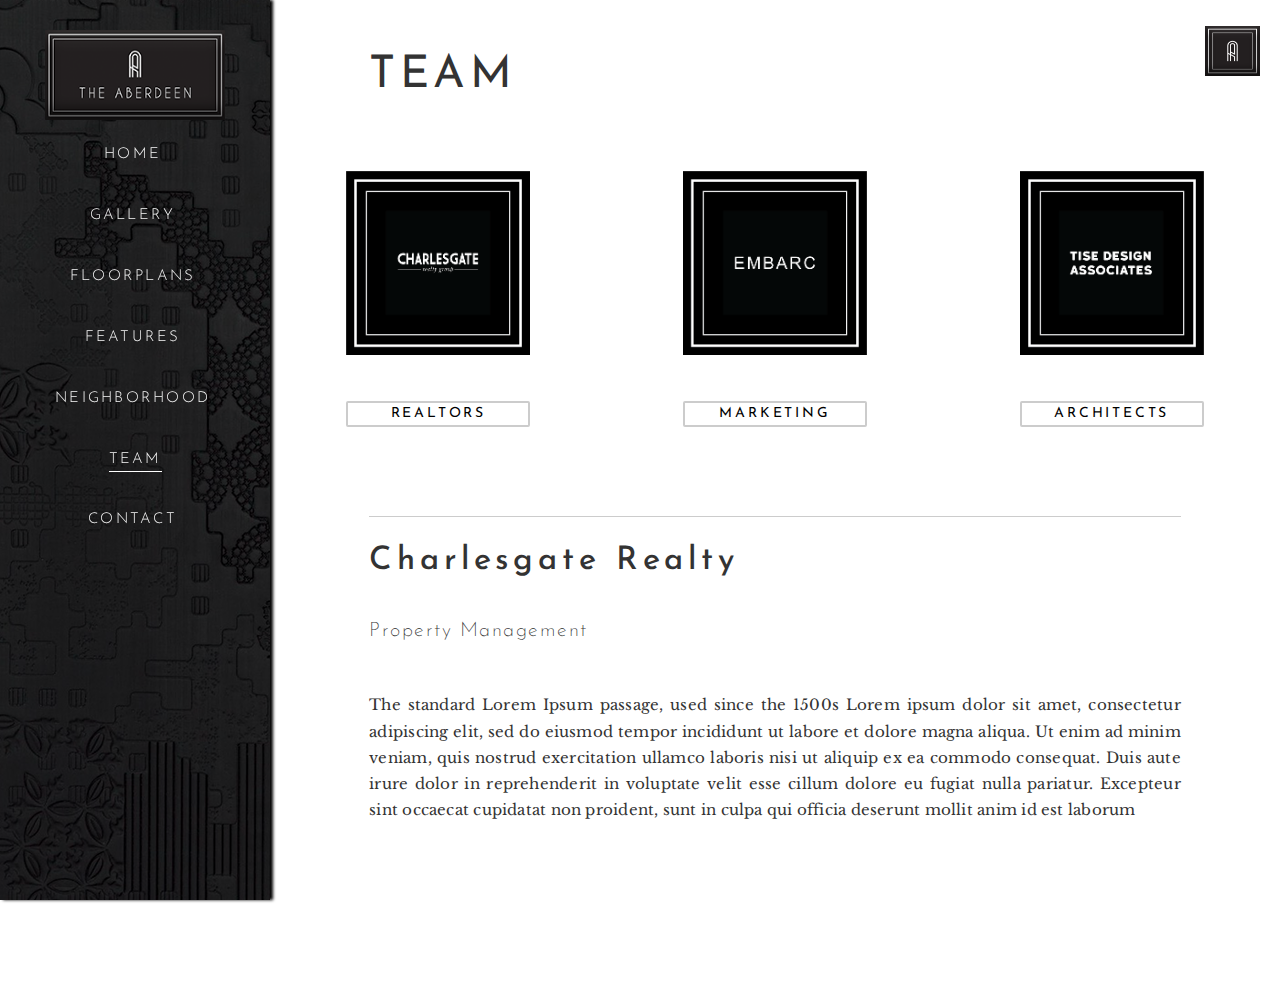
<file: team.html>
<!DOCTYPE html>
<!--The Aberdeen,
   Web Promotion + Marketing provided by Embarc Studio
   Development + Design : Ralph Perricell-->
<html lang="en">
   <head>
      <meta charset="utf-8">
      <title>The Aberdeen</title>
      <link rel="icon" type="image/png" href="img/favicon.png" />
      <!--Import style sheets-->
      <link rel="stylesheet" href="css/style.css">
      <link rel="stylesheet" href="css/bootstrap.css">
      <!--Import Fonts + Assets
         1. Menu Font (Assistant Sans, light 200)
         2. Header/Display Font(Josefin Sans, light)
         3. Body Text Font (Comorant, regular)
         4. Bootstrap Glyphs -->
         <link href="https://fonts.googleapis.com/css?family=Josefin+Sans" rel="stylesheet">
         <link href="https://fonts.googleapis.com/css?family=Libre+Baskerville:400i" rel="stylesheet">
      <link href="fonts/glyphicons-halflings-regular.svg" rel="stylesheet">
   </head>
   <!--Style tag for stupid buttons that dont wanna be styled for some fucking reason-->
   <style>
      /*Font Styling*/
      u {
      text-decoration: none;
      border-bottom: 1px solid #ccc;
      width: 95%;
      }
      p.text{
      font-family: 'Libre Baskerville', serif;
      /*font-family: 'Cormorant Upright', serif;*/
      font-size: 1.5rem;
      text-align: left;
      }
      .header {
      font-family: 'Josefin Sans', sans-serif;
      font-size: 4.5rem;
      letter-spacing: 0.15em;
      font-weight: normal;
      margin-bottom: 0px;
      }
      h2.subheader{
      font-family: 'Josefin Sans', sans-serif;
      font-size: 3.25rem;
      letter-spacing: 0.15em;
      font-weight: 500;
      }
      h3.subheader{
      font-family: 'Josefin Sans', sans-serif;
      font-size: 2rem;
      letter-spacing: 0.075em;
      margin-left: -10px;
      font-weight: 200;
      margin-bottom: 5%;
      }
      .footer {
      font-family: 'Josefin Sans', sans-serif;
      font-weight: lighter;
      color: #fff;
      font-size: 1.5rem;
      }
      .caption {
      font-family: 'Josefin Sans', sans-serif;
      font-style: normal;
      font-size: 18px;
      padding-top: 2%;
      }
      /* END FONT STYLES */
      .mybtn {
      background-color: Transparent;
      background-repeat: no-repeat;
      width: 100%;
      margin-top: 5%;
      color: #000;
      border-radius: 2px;
      border: 2px #000;
      letter-spacing: 0.2em;
      font-family: 'Josefin Sans', sans-serif;
      border-style: double;
      -webkit-transition-duration: 0.5;
      /* Safari */
      transition-duration: 0.5s;
      }
      .mybtn:hover {
      background-color: #000;
      background-repeat: no-repeat;
      width: 100%;
      margin-top: 5%;
      color: #fff;
      border-radius: 2px;
      border: 2px #000;
      letter-spacing: 0.2em;
      border-style: double;
      }
      #anH1tag {
      }
      #anH2tag {
      }
   </style>
   <!--END Style tag for stupid buttons that dont wanna be styled for some fucking reason-->
   <body>
      <div id="wrapper">
         <!-- Sidebar -->
         <div id="sidebar-wrapper">
            <nav id="spy">
               <ul class="sidebar-nav nav">
                 <li class="sidebar-brand">
                   <a href="home.html">
                    <img src="img/fullLogo.png" height=100px; width=180px;>
                    </span>
                    </a>
                 </li>
                  <li style="margin-top: 20%;">
                     <a href="home.html" data-scroll>
                     <span class="slideEffect">HOME</span>
                     </a>
                  </li>
                  <li>
                     <a href="gallery.html" data-scroll>
                     <span class="slideEffect">GALLERY</span>
                     </a>
                  </li>
                  <li>
                     <a href="floorplans.html" data-scroll>
                     <span class="slideEffect">FLOORPLANS</span>
                     </a>
                  </li>
                  <li>
                     <a href="features.html" data-scroll>
                     <span class="slideEffect">FEATURES</span>
                     </a>
                  </li>
                  <li>
                     <a href="neighborhood.html" data-scroll>
                     <span class="slideEffect">NEIGHBORHOOD</span>
                     </a>
                  </li>
                  <li>
                     <a href="#" data-scroll>
                     <span class="current">TEAM</span>
                     </a>
                  </li>
                  <li>
                     <a href="contact.html" data-scroll>
                     <span class="slideEffect">CONTACT</span>
                     </a>
                  </li>
               </ul>
            </nav>
         </div>
         <!-- Page content -->
         <div id="page-content-wrapper">
            <div class="content-header">
               <h1 id="home">
                  <a id="menu-toggle" href="#" class="">
                  <img src="img/aLogo.png" height=60; width=55;>
                  </a>
               </h1>
            </div>
            <!--END NAV TOGGLE BUTTON-->
            <!--MAIN PAGE CONTENT SCROLLABLE-->
            <div class="page-content insetTwo container-fluid" data-spy="scroll" data-target="#spy" style="background-color:#fff;">
               <div class="row" style="z-index:-9999;">
                  <div class="col-xs-2 col-sm-offset-1">
                     <h1 class="header" style="letter-spacing:0.1em; padding-bottom:30%; padding-top:15%;">TEAM</h1>
                  </div>
               </div>
               <div class="row" style="margin-top:2%;">
                  <div id="cg" class="col-md-4 text-center">
                     <img src="img/icons/cg.png" height="60%" width="60%">
                     <button class="teamBtn btn-default" onclick="changeTxt('Charlesgate Realty','anH1tag'); changeTxt('Property Management','anH2tag');" value="The standard Lorem Ipsum passage, used since the 1500s Lorem ipsum dolor sit amet, consectetur adipiscing elit, sed do eiusmod tempor incididunt ut labore et dolore magna aliqua. Ut enim ad minim veniam, quis nostrud exercitation ullamco laboris nisi ut aliquip ex ea commodo consequat. Duis aute irure dolor in reprehenderit in voluptate velit esse cillum dolore eu fugiat nulla pariatur. Excepteur sint occaecat cupidatat non proident, sunt in culpa qui officia deserunt mollit anim id est laborum."><span class="about">REALTORS</span>
                     </button>
                  </div>
                  <div id="embarc" class="col-md-4 text-center">
                     <img src="img/icons/embarc.png" height="60%" width="60%">
                     <button class="teamBtn btn-default" onclick="changeTxt('Embarc Studio','anH1tag'); changeTxt('Branding + Marketing','anH2tag');" value="We are a collection of architects, designers, and most importantly, thinkers. We see Architecture as more than buildings; we see them as collections of space which enrich the lives of those who occupy them. Simultaneously, those spaces must relate to the place into which they are built."><span class="about">MARKETING</span>
                     </button>
                  </div>
                  <div id="tice" class="col-md-4 text-center">
                     <img src="img/icons/tise.png" height="60%" width="60%">
                     <button class="teamBtn btn-default" onclick="changeTxt('Tise Architecture','anH1tag'); changeTxt('Architects','anH2tag');" name="Tice Architects" value="The standard Lorem Ipsum passage, used since the 1500s Lorem ipsum dolor sit amet, consectetur adipiscing elit, sed do eiusmod tempor incididunt ut labore et dolore magna aliqua. Ut enim ad minim veniam, quis nostrud exercitation ullamco laboris nisi ut aliquip ex ea commodo consequat. Duis aute irure dolor in reprehenderit in voluptate velit esse cillum dolore eu fugiat nulla pariatur. Excepteur sint occaecat cupidatat non proident, sunt in culpa qui officia deserunt mollit anim id est laborum."><span class="about">ARCHITECTS</span>
                     </button>
                  </div>
               </div>
               <div class="row" style="padding-top:7%; margin-bottom:10%;">
                  <div class="col-sm-10 col-sm-offset-1">
                     <hr>
                     <h2 class="subheader" id="anH1tag">Charlesgate Realty</h2>
                     <h3 class="subheader" id="anH2tag">Property Management</h3>
                     <p id="display" class="text" style="line-height:1.75em; text-align:justify;">
                        The standard Lorem Ipsum passage, used since the 1500s Lorem ipsum dolor sit amet, consectetur adipiscing elit, sed do eiusmod tempor incididunt ut labore et dolore magna aliqua. Ut enim ad minim veniam, quis nostrud exercitation ullamco laboris nisi ut aliquip ex ea commodo consequat. Duis aute irure dolor in reprehenderit in voluptate velit esse cillum dolore eu fugiat nulla pariatur. Excepteur sint occaecat cupidatat non proident, sunt in culpa qui officia deserunt mollit anim id est laborum
                     </p>
                  </div>
               </div>
               <!--START FOOTER-->
               <div id="foot" class="row" style="position: relative; bottom:0px; background-color:#141505; height:100% auto; min-height:50px;">
                  <p style="letter-spacing:0.1em; color:#fff; margin-top:12.5px; padding-left:20px;" class="pull-left footer"><a href="#" data-toggle="tooltip" title="@Mikedemila">Press</a> | <a href="#" data-toggle="tooltip" title="@hotshotlawyersBoston">Legal</a></p>
                  <p style="letter-spacing:0.1em; color:#fff; margin-top:12.5px; padding-right:20px;" class="footer pull-right">1650 Commonwealth Ave., Brighton, 857-383-3111</p>
               </div>
            </div>
            <!--END FOOTER-->
            </div>
         </div>
      </div>
      <!--Import Scripts-->
      <!-- jQuery -->
      <script src="js/jquery-3.2.1.min.js"></script>
      <!-- Bootstrap Core JavaScript -->
      <script src="js/bootstrap.min.js"></script>
      <!-- Menu Toggle Script -->
      <script type="text/javascript">
         $("#menu-toggle").click(function(e) {
             e.preventDefault();
             $("#wrapper").toggleClass("active");
         });
      </script>
      <!-- BUTTON TEXT TOGGLE SCRIPT-->
      <script type="text/javascript">
         $('button').click(function() {
         $('#display').text($(this).val())});
      </script>
      <!--Team page script-->
      <script type="text/javascript">
         function changeTxt(t,o){
           var o = document.getElementById(o);
          o.innerHTML = t; //Will change the text within the H1 tag to whatever you supply in the first argument, 't'.
         }
      </script>
      <!--Tooltip script-->
      <script>
$(document).ready(ffunction(){
    $('[data-toggle="tooltip"]').tooltip();
});
</script>
   </body>
</html>
</file>
<file: css/style.css>
/* Style template for The Aberdeen website
   and its various pages
   By : Ralph Perricelli for Embarc Studio */

/* Import fonts etc */
@import url('https://fonts.googleapis.com/css?family=Josefin+Sans:300,400');
@import url('https://fonts.googleapis.com/css?family=Libre+Baskerville:400i');

/* GLOBAL STYLES */
html, body {
  height: 100vh;
  overflow-x: hidden;
  backface-visibility: hidden;
  /*background: -webkit-linear-gradient(white, #f2f2f2); /* For Safari 5.1 to 6.0 */
  /*background: -o-linear-gradient(white, #f2f2f2); /* For Opera 11.1 to 12.0 */
  /*background: -moz-linear-gradient(white, #f2f2f2); /* For Firefox 3.6 to 15 */
  /*background: linear-gradient(white, #f2f2f2); /* Standard syntax (must be last) */
}

/*Font Styling*/
u {
   text-decoration: none;
   border-bottom: 1px solid #ccc;
   width: 95%;
 }​

 p.text{
 /*font-family: 'Cormorant Upright', serif;*/
 font-family: 'Libre Baskerville', serif;
 font-size: 1.5rem;
 text-align: left;
 }

.header {
  font-family: 'Josefin Sans', sans-serif;
  font-weight: normal;
}

h2.subheader{
font-family: 'Josefin Sans', sans-serif;
font-size: 3.25rem;
letter-spacing: 0.15em;
font-weight: 100;
}

.footer {
   font-family: 'Josefin Sans', sans-serif;
   font-weight: 100;
   font-size: 1.25rem;
   color:#fff;
}

.caption {
  font-family: 'Libre Baskerville', serif;
  font-style: lighter;
  text-align: center;
  font-size: 1rem;
  padding-top: 0%;
}

ul,li.list {
  font-family: 'Libre Baskerville', serif;
  font-size: 1.5rem;
  color: #000;
  line-height: 4rem;
  list-style-image: url('../img/bullet.svg');
  letter-spacing: 0.1em;
}

.figure-caption {
  font-family: 'Libre Baskerville', serif;
  font-size: 1.5rem;
  letter-spacing: 0.1em;
  color: #000;
  text-align: center;
  padding-top: 5%;
}
/* END FONT STYLES */

/*Remove scrollbars for full browser width etc*/
body::-webkit-scrollbar {
    display: none;
}

.mybtn {
    background-color: Transparent;
    background-repeat: no-repeat;
    width: 100%;
    margin-top: 5%;
    color: #000;
    border-radius: 2px;
    border: 2px #000;
    letter-spacing: 0.2em;
    font-family: 'Josefin Sans', sans-serif;
    border-style: double;
    -webkit-transition-duration: 0.5; /* Safari */
    transition-duration: 0.5s;
}

.mybtn:hover {
    background-color: #000;
    background-repeat: no-repeat;
    width: 100%;
    margin-top: 5%;
    color: #fff;
    border-radius: 2px;
    border: 2px #000;
    letter-spacing: 0.2em;
    border-style: double;
}

.teamBtn {
    background-color: Transparent;
    background-repeat: no-repeat;
    width: 60%;
    color: #000;
    border-radius: 2px;
    border: 2px #000;
    margin-top: 15%;
    letter-spacing: 0.2em;
    font-family: 'Josefin Sans', sans-serif;
    border-style: double;
    -webkit-transition-duration: 0.5; /* Safari */
    transition-duration: 0.5s;
}
.teamBtn:hover {
  background-color: #000;
    background-position: top;
    background-repeat: no-repeat;
    width: 60%;
    margin-top: 15%;
    color: #fff;
    border-radius: 2px;
    border: 2px #000;
    letter-spacing: 0.2em;
    border-style: double;
}

/* NAVBAR STYLES

  SIDE BAR STYLING WITH CENTERED TEXT,
  BOTTOM SHOULD HAVE SMALL TEXT WITH
  PROPERTY MANAGMENT ETC */

#wrapper {
  padding-left: 270px;
  transition: all 0.4s ease 0.2s;
}

#sidebar-wrapper {
  margin-left: -275px;
  left: 275px;
  width: 270px;
  background-image: url('../img/menu.png');
  position: fixed;
  height: 100%;
  overflow-y: hidden;
  overflow-x: hidden;
  z-index: 1000;
  transition: all 0.4s ease 0s;
  box-shadow: 3px 0px 3px #000;

  /*ABBOT DOUBLE BORDER*/
  /*border-width:6px;
  border-style:double;
  border-color: #ffffff;*/
}

#wrapper.active {
  padding-left: 0px;
}

#wrapper.active #sidebar-wrapper {
  left: 0;
}

#page-content-wrapper {
  width: 100%;
  height: 100vh;
  /*BORDER STYLE
  border: solid white 2px;
  background: white;*/
}

.sidebar-nav {
  position: absolute;
  top: 0;
  width: 275px;
  list-style: none;
  margin: 0 auto;
  padding: 0;
  /*Font styles*/
  font-family: 'Josefin Sans', sans-serif;
  font-weight: 300;
  letter-spacing: 0.15em;
  text-align: center;
  font-size: 1.5rem;
}

.sidebar-nav a {
  color: #F6F6F6;
  font-family: 'Josefin Sans', sans-serif;
  font-weight: 300;
}

.sidebar-nav li {
  line-height: 30px;
  text-indent: -5px;
}

.sidebar-nav li,img {
  padding-top: 10px;
}

.sidebar-nav li:hover {
  line-height: 30px;
  text-indent: -5px;
  background-color: transparent;
}

.sidebar-nav li:after {
  line-height: 30px;
  text-indent: -5px;
  background-color: #000;
}

.sidebar-nav li a {
  display: block;
  text-decoration: none;
  padding-left: 60px;
}

.sidebar-nav li a span:before {
  position: absolute;
  left: 0;
  width: 20px;
  line-height: 18px;
}

.sidebar-nav li a:hover,
.sidebar-nav li.active {
  color: #000;
  /*background: rgba(255,255,255,0.2);*/
  text-decoration: none;
  background-color: #000;
}

.sidebar-nav li a:active,
.sidebar-nav li a:focus {
  text-decoration: none;
  color: #000000;
}

/*SIDEBAR STUFF */
.sidebar-nav > .sidebar-brand {
  height: 65px;
  line-height: 60px;
  font-size: 18px;
}

.sidebar-nav > .sidebar-brand a {
  color: #ffffff;
}

.sidebar-nav > .sidebar-brand a:hover {
  color: #fff;
  background: none;
}
/* END SIDEBAR BRAND STYLING*/

.current{
  border-bottom: 1px solid white;
  text-decoration: none;
  position: relative;
  padding-bottom: 4px;
}

.slideEffect{
	display: inline-block;
	position: relative;
	padding-bottom: -1px;
}
.slideEffect:after {
	content: '';
	display: block;
	margin: auto;
	height: 1px;
	width: 0px;
	background: transparent;
	transition: width .5s ease, background-color .5s ease;
}
.slideEffect:hover:after {
	width: 100%;
  margin-left: -5%;
	background: white;
}

/* FOR MENU TOGGLE BUTTON */
.content-header {
  top: 0;
  bottom:0;
  right:0;
  height: 65px;
  line-height: 65px;
  background-color: transparent;
  position: fixed;
  margin-top:10px;
  z-index: 99998;
}

.content-header h1 {
  margin: 0;
  margin-left: 20px;
  margin-right: 20px;
  line-height: 65px;
  display: inline-block;
  float: right;
}

#menu-toggle {
    text-decoration: none;
    align-items: right;
}

/* END MENU STYLING */

.inset {
  padding: 20px;
}

.insetTwo {
  margin-top: 0px;
}
/* END NAVBAR STYLING */


/* CAROUSEL CONTROL */
h3 {
  display: inline-block;
  padding: 10px;
  background: transparent;
  border-top-left-radius: 10px;
  border-top-right-radius: 10px;
}


.full-screen {
  position: fixed;
  background-size: cover;
  background-position: center;
  background-repeat: no-repeat;
}

.carousel-control.left,
.carousel-control.right {
  background-image: none
  border: none;
  height: 200px;
  top:35%;
  background-color: transparent;
}

.carousel-control.right {
    right: 0;
    left: auto;
    background-image: none;
  }

  .carousel-caption {
    position: absolute;
    right: 15%;
    bottom: 20px;
    left: 15%;
    z-index: 10;
    padding-top: 20px;
    padding-bottom: 20px;
    color: #fff;
    text-align: center;
    text-shadow: 0 1px 2px rgba(0, 0, 0, .6);
  }
/* END CAROUSEL STYLING */

/* INTOR VIDEO STYLING */
#intro {
  position:fixed;
  top:0px;
  width: 100%;
  height: 100vh;
  left:0px;
  z-index: 99999;
  background: transparent;
}

#video{
  height:100vh;
  width:100%;
  object-fit: cover;
  overflow-y: hidden;
}
/*END INTRO VIDEO STYLING*/

/*Neightborhood gallery section*/
.gallery-title
{
    font-size: 36px;
    text-align: center;
    margin-bottom: 50px;
}
.gallery-title:after {
    content: "";
    position: absolute;
    width: 10%;
    left: 46.5%;
    height: 45px;
}
.filter-button
{
    font-size: 14px;
    border: 1px solid black;
    font-family: 'Libre Baskerville', serif;
    /*
    font-family: 'Josefin Sans', sans-serif;*/
    letter-spacing: 0.1em;
    border-radius: 2px;
    border-style: double;
    background-color: transparent;
    text-align: center;
    color: #000;
    margin-bottom: 15px;
    margin-right: 15px;

}
.filter-button:hover
{
    font-size: 14px;
    border: 1px solid black;
    text-align: center;
    color: #fff;
    background-color: black;
    -webkit-transition-duration: 0.5;
    /* Safari */
    transition-duration: 0.5s;

}

/* END ALTRENATE BTN*/
.filter-buttonAlt
{
    font-size: 14px;
    border: 1px solid black;
    font-family: 'Libre Baskerville', serif;
    /*
    font-family: 'Josefin Sans', sans-serif;*/
    letter-spacing: 0.1em;
    border-radius: 2px;
    border-style: double;
    background-color: transparent;
    text-align: center;
    color: #000;
    margin-bottom: 15px;
    margin-right: 15px;

}
.filter-buttonAlt:hover
{
    font-size: 14px;
    border: 1px solid #ccc;
    text-align: center;
    color: #000;
    background-color: #ccc;
    -webkit-transition-duration: 0.5;
    /* Safari */
    transition-duration: 0.5s;

}

.btn-default:active .filter-button:active
{
    background-color: #000;
    color: white;
}

/* END ALTRENATE BTN*/

.port-image
{
    width: 100%;
}

.gallery_product
{
    margin-bottom: 30px;
}

div.capWrap{
	float:left; /* important */
	position:relative; /* important(so we can absolutely position the description div */
}
div.description{
	position:absolute; /* absolute position (so we can position it where we want)*/
	bottom:0px; /* position will be on bottom */
	left:0px;
	width:99.95%;
	/* styling bellow */
	background-color:black;
	font-family: 'Josefin Sans', sans-serif;
	font-size:20px;
	color:white;
	opacity:0.8; /* transparency */
	filter:alpha(opacity=80); /* IE transparency */
}
p.description_content{
	padding:10px;
	margin:0px;
  font-weight: lighter;
  /*font-family: 'Josefin Sans', sans-serif;*/
  font-family: 'Libre Baskerville', serif;
  font-size: 1.15rem;
  letter-spacing: 0.15em;
  text-align: left;
}

/* end neighborhood section*/

/* MOBILE STYLING START*/
@media (max-width:767px) {

#wrapper {
  padding-left: 0;
}

#sidebar-wrapper {
  left: 0;
}

#wrapper.active {
  position: relative;
  left: 250px;
}

#wrapper.active #sidebar-wrapper {
  left: 250px;
  width: 250px;
  transition: all 0.4s ease 0s;
}

#menu-toggle {
  display: inline-block;
}

.inset {
  padding: 15px;
}

}
/* END MOBILE STYLING */
</file>
